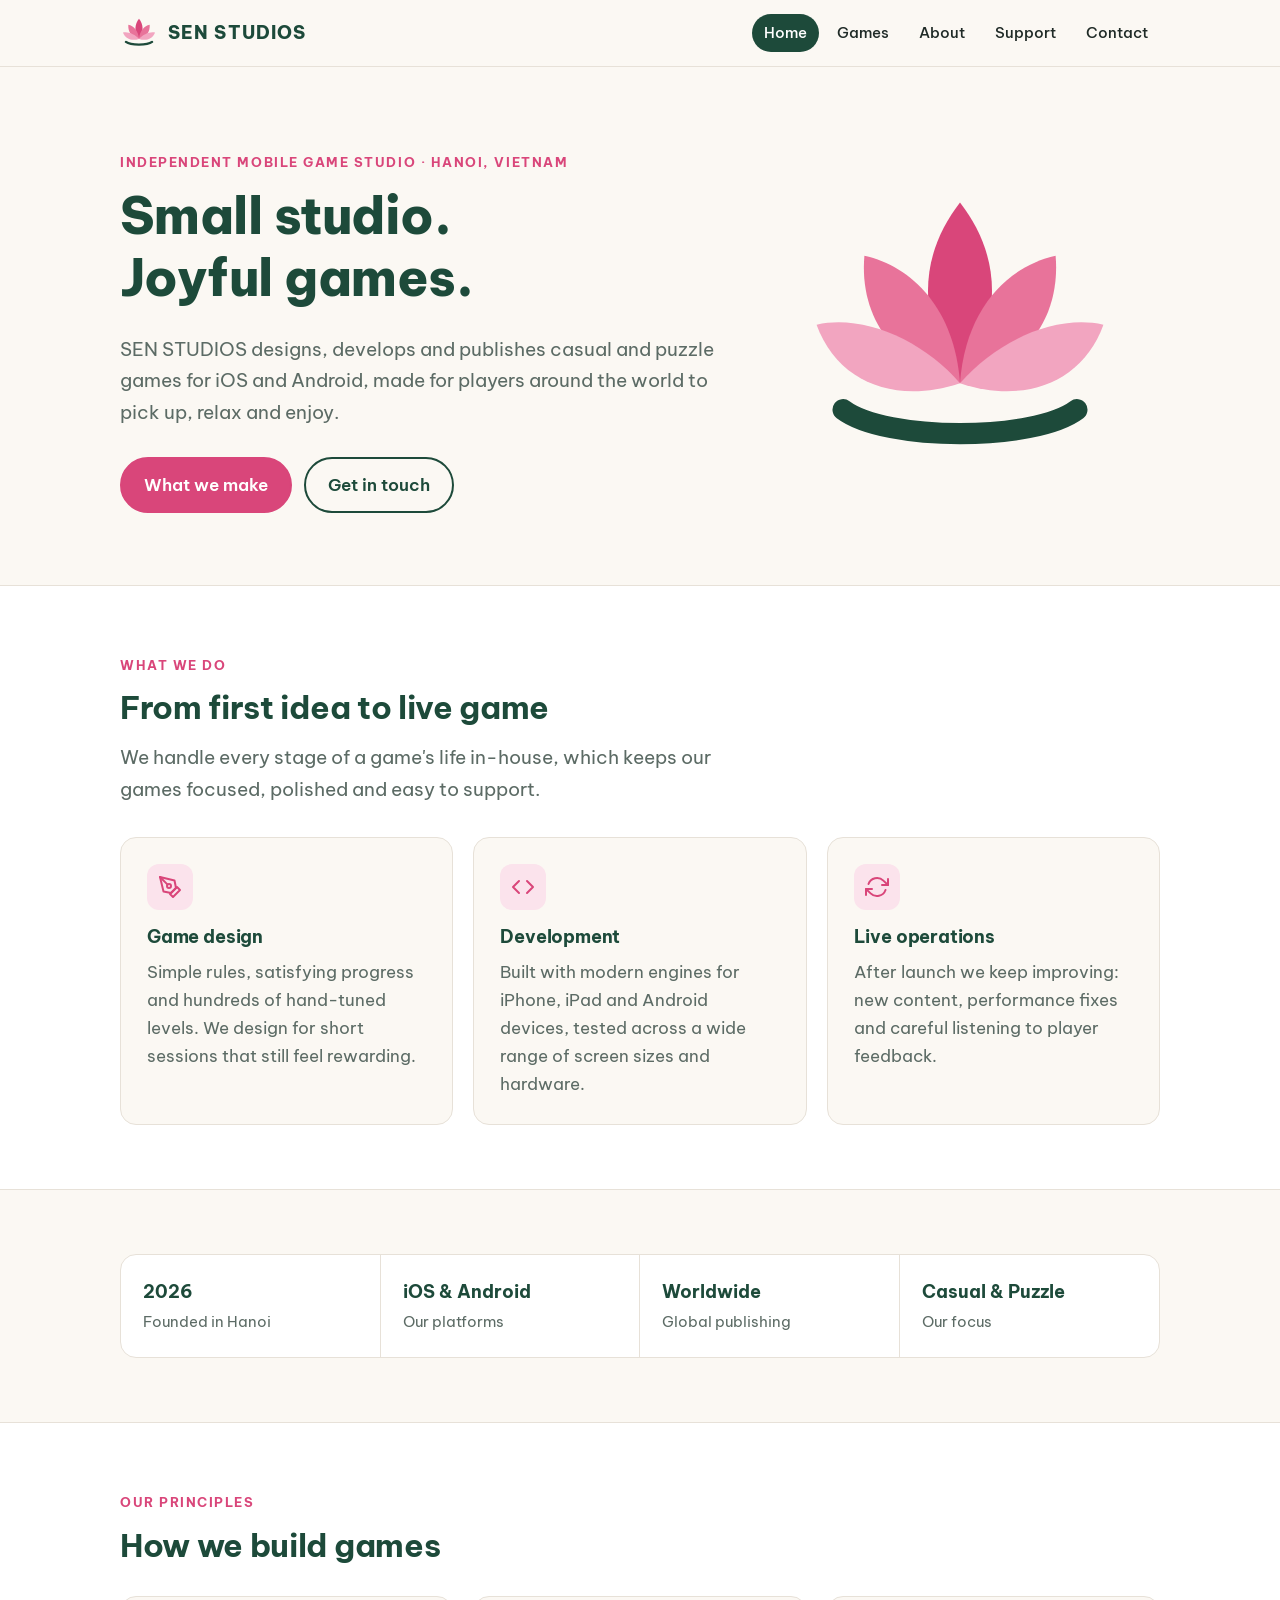
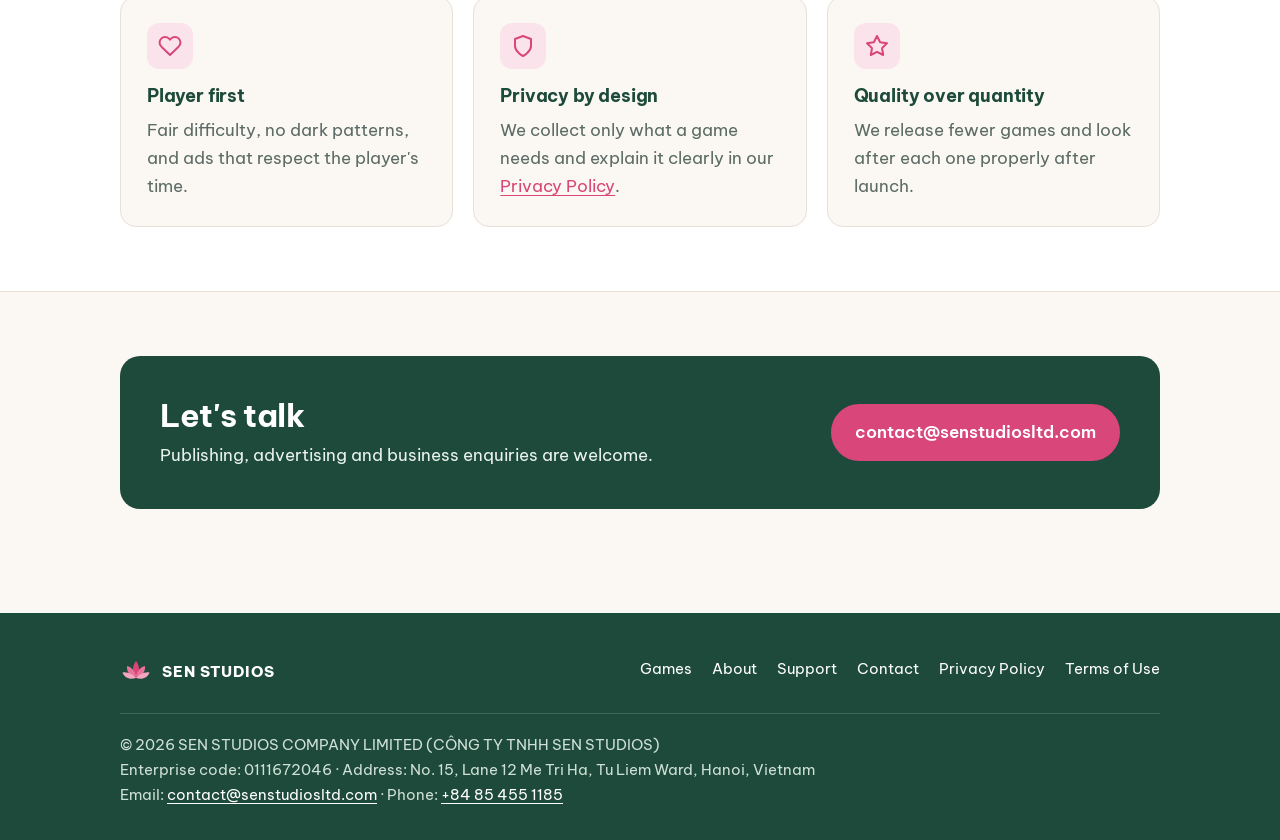
<file: index.html>
<!doctype html>
<html lang="en">
<head>
<meta charset="utf-8">
<meta name="viewport" content="width=device-width, initial-scale=1">
<title>SEN STUDIOS – Independent Mobile Game Studio</title>
<meta name="description" content="SEN STUDIOS is an independent mobile game studio in Hanoi, Vietnam, making casual and puzzle games for iOS and Android players worldwide.">
<link rel="canonical" href="https://senstudiosltd.com/">
<link rel="icon" href="/assets/favicon.svg" type="image/svg+xml">
<meta property="og:title" content="SEN STUDIOS – Independent Mobile Game Studio">
<meta property="og:description" content="SEN STUDIOS is an independent mobile game studio in Hanoi, Vietnam, making casual and puzzle games for iOS and Android players worldwide.">
<meta property="og:type" content="website">
<meta property="og:url" content="https://senstudiosltd.com/">
<link rel="preconnect" href="https://fonts.googleapis.com">
<link rel="preconnect" href="https://fonts.gstatic.com" crossorigin>
<link href="https://fonts.googleapis.com/css2?family=Be+Vietnam+Pro:wght@400;500;600;700;800&display=swap" rel="stylesheet">
<link rel="stylesheet" href="/assets/style.css">
</head>
<body>
<header class="site-header">
  <div class="wrap">
    <a class="brand" href="/" aria-label="SEN STUDIOS home"><svg viewBox="0 0 64 64" aria-hidden="true" xmlns="http://www.w3.org/2000/svg">
<g fill="none" stroke-linejoin="round">
<path d="M32 8c7 9 9 21 0 34-9-13-7-25 0-34z" fill="#d9467a"/>
<path d="M14 18c9 2 17 10 18 24-12-3-19-12-18-24z" fill="#e8739a"/>
<path d="M50 18c-9 2-17 10-18 24 12-3 19-12 18-24z" fill="#e8739a"/>
<path d="M5 31c9-2 20 3 27 11-12 4-23 0-27-11z" fill="#f2a5c0"/>
<path d="M59 31c-9-2-20 3-27 11 12 4 23 0 27-11z" fill="#f2a5c0"/>
<path d="M10 47c8 6 36 6 44 0" stroke="#1d4a3a" stroke-width="4" stroke-linecap="round"/>
</g></svg><span>SEN STUDIOS</span></a>
    <nav class="nav" aria-label="Main">
<a href="/" aria-current="page">Home</a>
<a href="/games/">Games</a>
<a href="/about/">About</a>
<a href="/support/">Support</a>
<a href="/contact/">Contact</a>
    </nav>
  </div>
</header>
<main>

<section class="hero">
  <div class="wrap">
    <div>
      <span class="eyebrow">Independent mobile game studio · Hanoi, Vietnam</span>
      <h1>Small studio.<br>Joyful games.</h1>
      <p class="lead">SEN STUDIOS designs, develops and publishes casual and puzzle games for iOS and Android, made for players around the world to pick up, relax and enjoy.</p>
      <div class="btns">
        <a class="btn primary" href="/games/">What we make</a>
        <a class="btn ghost" href="/contact/">Get in touch</a>
      </div>
    </div>
    <div class="hero-art"><svg viewBox="0 0 64 64" aria-hidden="true" xmlns="http://www.w3.org/2000/svg">
<g fill="none" stroke-linejoin="round">
<path d="M32 8c7 9 9 21 0 34-9-13-7-25 0-34z" fill="#d9467a"/>
<path d="M14 18c9 2 17 10 18 24-12-3-19-12-18-24z" fill="#e8739a"/>
<path d="M50 18c-9 2-17 10-18 24 12-3 19-12 18-24z" fill="#e8739a"/>
<path d="M5 31c9-2 20 3 27 11-12 4-23 0-27-11z" fill="#f2a5c0"/>
<path d="M59 31c-9-2-20 3-27 11 12 4 23 0 27-11z" fill="#f2a5c0"/>
<path d="M10 47c8 6 36 6 44 0" stroke="#1d4a3a" stroke-width="4" stroke-linecap="round"/>
</g></svg></div>
  </div>
</section>

<section class="section alt">
  <div class="wrap">
    <span class="eyebrow">What we do</span>
    <h2>From first idea to live game</h2>
    <p class="lead">We handle every stage of a game's life in-house, which keeps our games focused, polished and easy to support.</p>
    <div class="grid">
      <div class="card"><div class="icon"><svg viewBox="0 0 24 24" fill="none" stroke="currentColor" stroke-width="2" stroke-linecap="round" stroke-linejoin="round"><path d="M12 19l7-7 3 3-7 7-3-3z"/><path d="M18 13l-1.5-7.5L2 2l3.5 14.5L13 18l5-5z"/><path d="M2 2l7.6 7.6"/><circle cx="11" cy="11" r="2"/></svg></div><h3>Game design</h3><p>Simple rules, satisfying progress and hundreds of hand-tuned levels. We design for short sessions that still feel rewarding.</p></div>
      <div class="card"><div class="icon"><svg viewBox="0 0 24 24" fill="none" stroke="currentColor" stroke-width="2" stroke-linecap="round" stroke-linejoin="round"><polyline points="16 18 22 12 16 6"/><polyline points="8 6 2 12 8 18"/></svg></div><h3>Development</h3><p>Built with modern engines for iPhone, iPad and Android devices, tested across a wide range of screen sizes and hardware.</p></div>
      <div class="card"><div class="icon"><svg viewBox="0 0 24 24" fill="none" stroke="currentColor" stroke-width="2" stroke-linecap="round" stroke-linejoin="round"><polyline points="23 4 23 10 17 10"/><polyline points="1 20 1 14 7 14"/><path d="M3.5 9a9 9 0 0 1 14.9-3.4L23 10M1 14l4.6 4.4A9 9 0 0 0 20.5 15"/></svg></div><h3>Live operations</h3><p>After launch we keep improving: new content, performance fixes and careful listening to player feedback.</p></div>
    </div>
  </div>
</section>

<section class="section">
  <div class="wrap">
    <div class="facts">
      <div class="fact"><b>2026</b><span>Founded in Hanoi</span></div>
      <div class="fact"><b>iOS &amp; Android</b><span>Our platforms</span></div>
      <div class="fact"><b>Worldwide</b><span>Global publishing</span></div>
      <div class="fact"><b>Casual &amp; Puzzle</b><span>Our focus</span></div>
    </div>
  </div>
</section>

<section class="section alt">
  <div class="wrap">
    <span class="eyebrow">Our principles</span>
    <h2>How we build games</h2>
    <div class="grid">
      <div class="card"><div class="icon"><svg viewBox="0 0 24 24" fill="none" stroke="currentColor" stroke-width="2" stroke-linecap="round" stroke-linejoin="round"><path d="M20.8 4.6a5.5 5.5 0 0 0-7.8 0L12 5.7l-1-1.1a5.5 5.5 0 0 0-7.8 7.8l1 1.1L12 21l7.8-7.5 1-1.1a5.5 5.5 0 0 0 0-7.8z"/></svg></div><h3>Player first</h3><p>Fair difficulty, no dark patterns, and ads that respect the player's time.</p></div>
      <div class="card"><div class="icon"><svg viewBox="0 0 24 24" fill="none" stroke="currentColor" stroke-width="2" stroke-linecap="round" stroke-linejoin="round"><path d="M12 22s8-4 8-10V5l-8-3-8 3v7c0 6 8 10 8 10z"/></svg></div><h3>Privacy by design</h3><p>We collect only what a game needs and explain it clearly in our <a href='/privacy/'>Privacy Policy</a>.</p></div>
      <div class="card"><div class="icon"><svg viewBox="0 0 24 24" fill="none" stroke="currentColor" stroke-width="2" stroke-linecap="round" stroke-linejoin="round"><polygon points="12 2 15.1 8.3 22 9.3 17 14.1 18.2 21 12 17.8 5.8 21 7 14.1 2 9.3 8.9 8.3 12 2"/></svg></div><h3>Quality over quantity</h3><p>We release fewer games and look after each one properly after launch.</p></div>
    </div>
  </div>
</section>

<section class="section">
  <div class="wrap">
    <div class="callout">
      <div>
        <h2>Let's talk</h2>
        <p>Publishing, advertising and business enquiries are welcome.</p>
      </div>
      <a class="btn primary" href="mailto:contact@senstudiosltd.com">contact@senstudiosltd.com</a>
    </div>
  </div>
</section>

</main>
<footer class="site-footer">
  <div class="wrap">
    <div class="footer-top">
      <div class="footer-brand"><svg viewBox="0 0 64 64" aria-hidden="true" xmlns="http://www.w3.org/2000/svg">
<g fill="none" stroke-linejoin="round">
<path d="M32 8c7 9 9 21 0 34-9-13-7-25 0-34z" fill="#d9467a"/>
<path d="M14 18c9 2 17 10 18 24-12-3-19-12-18-24z" fill="#e8739a"/>
<path d="M50 18c-9 2-17 10-18 24 12-3 19-12 18-24z" fill="#e8739a"/>
<path d="M5 31c9-2 20 3 27 11-12 4-23 0-27-11z" fill="#f2a5c0"/>
<path d="M59 31c-9-2-20 3-27 11 12 4 23 0 27-11z" fill="#f2a5c0"/>
<path d="M10 47c8 6 36 6 44 0" stroke="#1d4a3a" stroke-width="4" stroke-linecap="round"/>
</g></svg><span>SEN STUDIOS</span></div>
      <div class="footer-links">
        <a href="/games/">Games</a><a href="/about/">About</a><a href="/support/">Support</a><a href="/contact/">Contact</a>
        <a href="/privacy/">Privacy Policy</a><a href="/terms/">Terms of Use</a>
      </div>
    </div>
    <div class="legal-line">
      © 2026 SEN STUDIOS COMPANY LIMITED (CÔNG TY TNHH SEN STUDIOS)<br>
      Enterprise code: 0111672046 · Address: No. 15, Lane 12 Me Tri Ha, Tu Liem Ward, Hanoi, Vietnam<br>
      Email: <a href="mailto:contact@senstudiosltd.com">contact@senstudiosltd.com</a> · Phone: <a href="tel:+84854551185">+84 85 455 1185</a>
    </div>
  </div>
</footer>
</body>
</html>
</file>
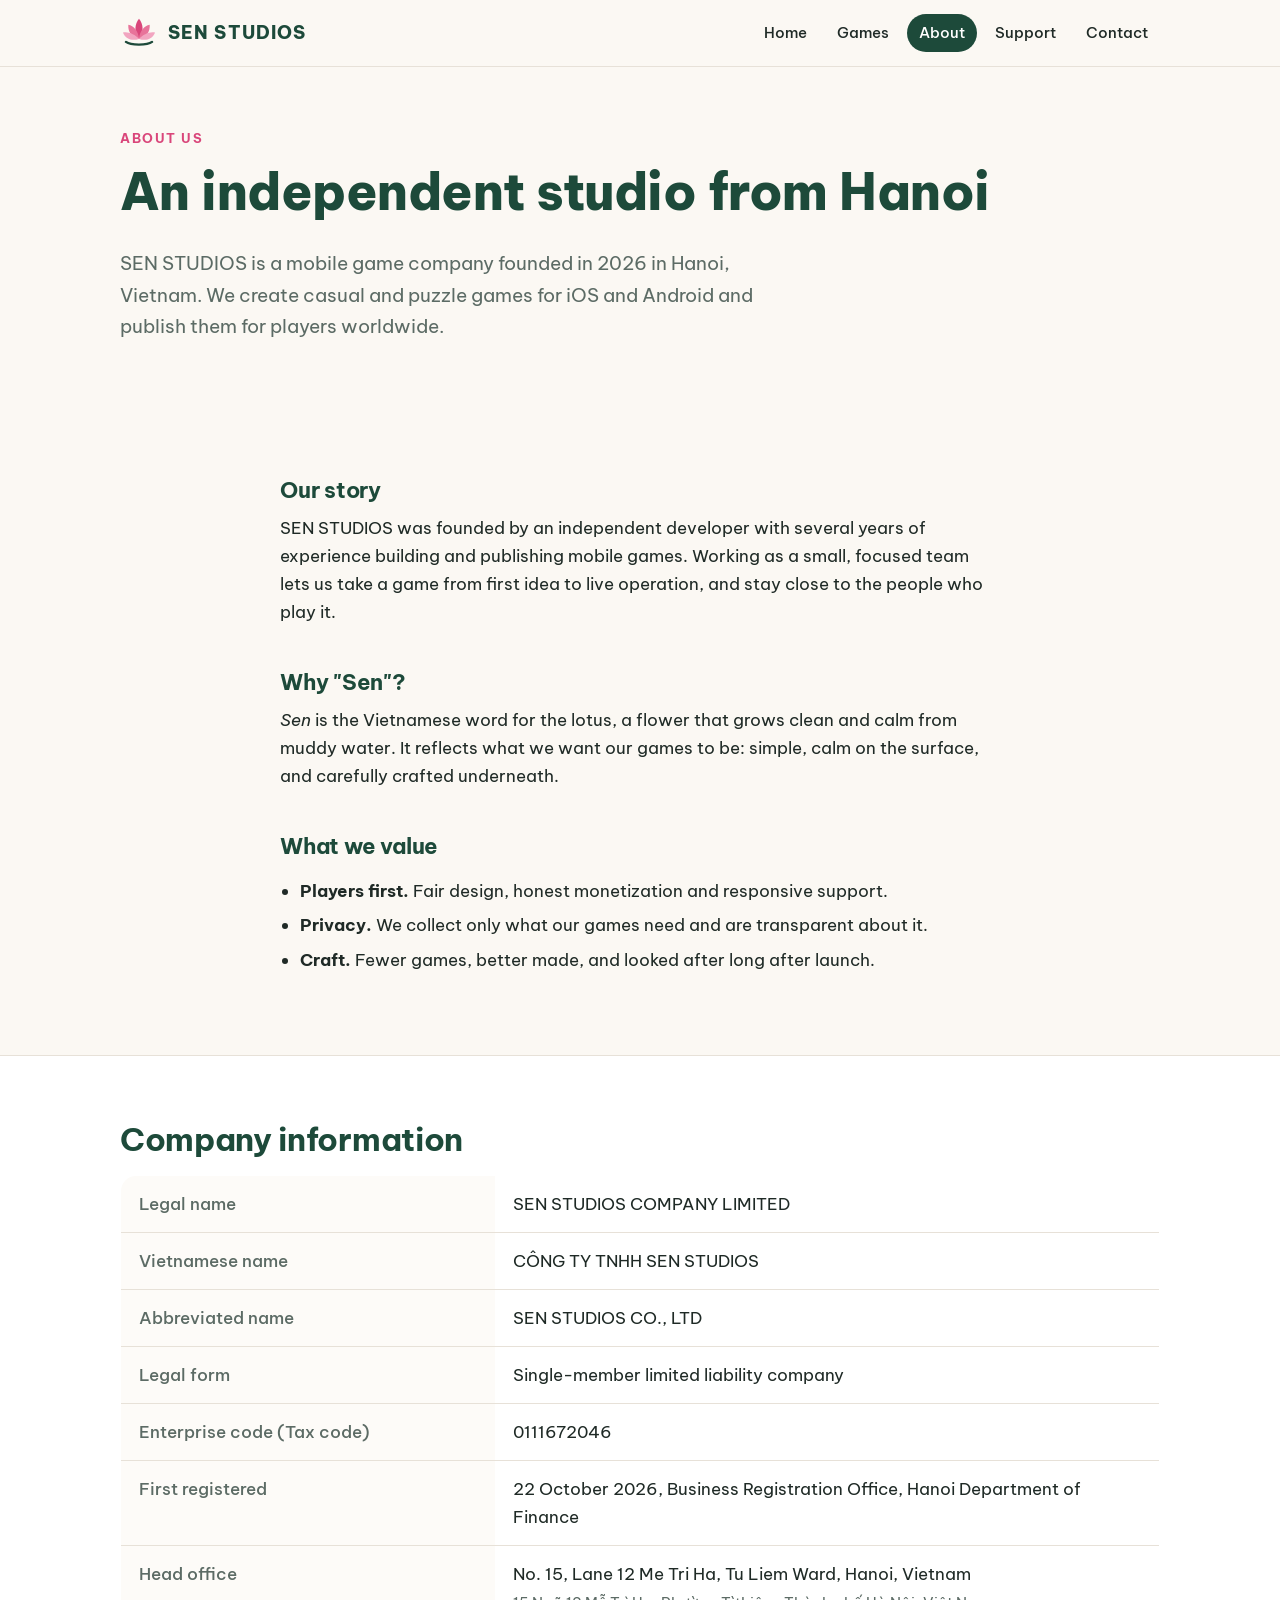
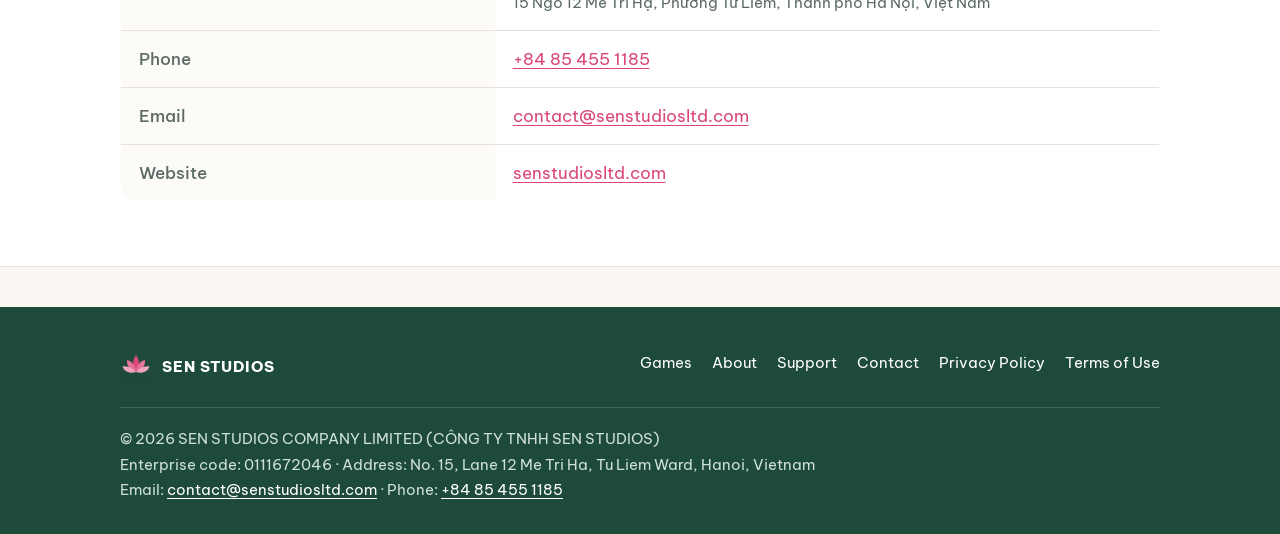
<file: about/index.html>
<!doctype html>
<html lang="en">
<head>
<meta charset="utf-8">
<meta name="viewport" content="width=device-width, initial-scale=1">
<title>SEN STUDIOS – About</title>
<meta name="description" content="About SEN STUDIOS COMPANY LIMITED, an independent mobile game studio in Hanoi, Vietnam.">
<link rel="canonical" href="https://senstudiosltd.com/about/">
<link rel="icon" href="/assets/favicon.svg" type="image/svg+xml">
<meta property="og:title" content="SEN STUDIOS – About">
<meta property="og:description" content="About SEN STUDIOS COMPANY LIMITED, an independent mobile game studio in Hanoi, Vietnam.">
<meta property="og:type" content="website">
<meta property="og:url" content="https://senstudiosltd.com/about/">
<link rel="preconnect" href="https://fonts.googleapis.com">
<link rel="preconnect" href="https://fonts.gstatic.com" crossorigin>
<link href="https://fonts.googleapis.com/css2?family=Be+Vietnam+Pro:wght@400;500;600;700;800&display=swap" rel="stylesheet">
<link rel="stylesheet" href="/assets/style.css">
</head>
<body>
<header class="site-header">
  <div class="wrap">
    <a class="brand" href="/" aria-label="SEN STUDIOS home"><svg viewBox="0 0 64 64" aria-hidden="true" xmlns="http://www.w3.org/2000/svg">
<g fill="none" stroke-linejoin="round">
<path d="M32 8c7 9 9 21 0 34-9-13-7-25 0-34z" fill="#d9467a"/>
<path d="M14 18c9 2 17 10 18 24-12-3-19-12-18-24z" fill="#e8739a"/>
<path d="M50 18c-9 2-17 10-18 24 12-3 19-12 18-24z" fill="#e8739a"/>
<path d="M5 31c9-2 20 3 27 11-12 4-23 0-27-11z" fill="#f2a5c0"/>
<path d="M59 31c-9-2-20 3-27 11 12 4 23 0 27-11z" fill="#f2a5c0"/>
<path d="M10 47c8 6 36 6 44 0" stroke="#1d4a3a" stroke-width="4" stroke-linecap="round"/>
</g></svg><span>SEN STUDIOS</span></a>
    <nav class="nav" aria-label="Main">
<a href="/">Home</a>
<a href="/games/">Games</a>
<a href="/about/" aria-current="page">About</a>
<a href="/support/">Support</a>
<a href="/contact/">Contact</a>
    </nav>
  </div>
</header>
<main>

<section class="page-head">
  <div class="wrap">
    <span class="eyebrow">About us</span>
    <h1>An independent studio from Hanoi</h1>
    <p class="lead">SEN STUDIOS is a mobile game company founded in 2026 in Hanoi, Vietnam. We create casual and puzzle games for iOS and Android and publish them for players worldwide.</p>
  </div>
</section>

<section class="section">
  <div class="wrap prose">
    <h2>Our story</h2>
    <p>SEN STUDIOS was founded by an independent developer with several years of experience building and publishing mobile games. Working as a small, focused team lets us take a game from first idea to live operation, and stay close to the people who play it.</p>
    <h2>Why "Sen"?</h2>
    <p><em>Sen</em> is the Vietnamese word for the lotus, a flower that grows clean and calm from muddy water. It reflects what we want our games to be: simple, calm on the surface, and carefully crafted underneath.</p>
    <h2>What we value</h2>
    <ul>
      <li><b>Players first.</b> Fair design, honest monetization and responsive support.</li>
      <li><b>Privacy.</b> We collect only what our games need and are transparent about it.</li>
      <li><b>Craft.</b> Fewer games, better made, and looked after long after launch.</li>
    </ul>
  </div>
</section>

<section class="section alt">
  <div class="wrap">
    <h2>Company information</h2>
    <table class="info">
      <tr><th>Legal name</th><td>SEN STUDIOS COMPANY LIMITED</td></tr>
      <tr><th>Vietnamese name</th><td>CÔNG TY TNHH SEN STUDIOS</td></tr>
      <tr><th>Abbreviated name</th><td>SEN STUDIOS CO., LTD</td></tr>
      <tr><th>Legal form</th><td>Single-member limited liability company</td></tr>
      <tr><th>Enterprise code (Tax code)</th><td>0111672046</td></tr>
      <tr><th>First registered</th><td>22 October 2026, Business Registration Office, Hanoi Department of Finance</td></tr>
      <tr><th>Head office</th><td>No. 15, Lane 12 Me Tri Ha, Tu Liem Ward, Hanoi, Vietnam<br><span class="updated">15 Ngõ 12 Mễ Trì Hạ, Phường Từ Liêm, Thành phố Hà Nội, Việt Nam</span></td></tr>
      <tr><th>Phone</th><td><a href="tel:+84854551185">+84 85 455 1185</a></td></tr>
      <tr><th>Email</th><td><a href="mailto:contact@senstudiosltd.com">contact@senstudiosltd.com</a></td></tr>
      <tr><th>Website</th><td><a href="https://senstudiosltd.com">senstudiosltd.com</a></td></tr>
    </table>
  </div>
</section>

</main>
<footer class="site-footer">
  <div class="wrap">
    <div class="footer-top">
      <div class="footer-brand"><svg viewBox="0 0 64 64" aria-hidden="true" xmlns="http://www.w3.org/2000/svg">
<g fill="none" stroke-linejoin="round">
<path d="M32 8c7 9 9 21 0 34-9-13-7-25 0-34z" fill="#d9467a"/>
<path d="M14 18c9 2 17 10 18 24-12-3-19-12-18-24z" fill="#e8739a"/>
<path d="M50 18c-9 2-17 10-18 24 12-3 19-12 18-24z" fill="#e8739a"/>
<path d="M5 31c9-2 20 3 27 11-12 4-23 0-27-11z" fill="#f2a5c0"/>
<path d="M59 31c-9-2-20 3-27 11 12 4 23 0 27-11z" fill="#f2a5c0"/>
<path d="M10 47c8 6 36 6 44 0" stroke="#1d4a3a" stroke-width="4" stroke-linecap="round"/>
</g></svg><span>SEN STUDIOS</span></div>
      <div class="footer-links">
        <a href="/games/">Games</a><a href="/about/">About</a><a href="/support/">Support</a><a href="/contact/">Contact</a>
        <a href="/privacy/">Privacy Policy</a><a href="/terms/">Terms of Use</a>
      </div>
    </div>
    <div class="legal-line">
      © 2026 SEN STUDIOS COMPANY LIMITED (CÔNG TY TNHH SEN STUDIOS)<br>
      Enterprise code: 0111672046 · Address: No. 15, Lane 12 Me Tri Ha, Tu Liem Ward, Hanoi, Vietnam<br>
      Email: <a href="mailto:contact@senstudiosltd.com">contact@senstudiosltd.com</a> · Phone: <a href="tel:+84854551185">+84 85 455 1185</a>
    </div>
  </div>
</footer>
</body>
</html>
</file>
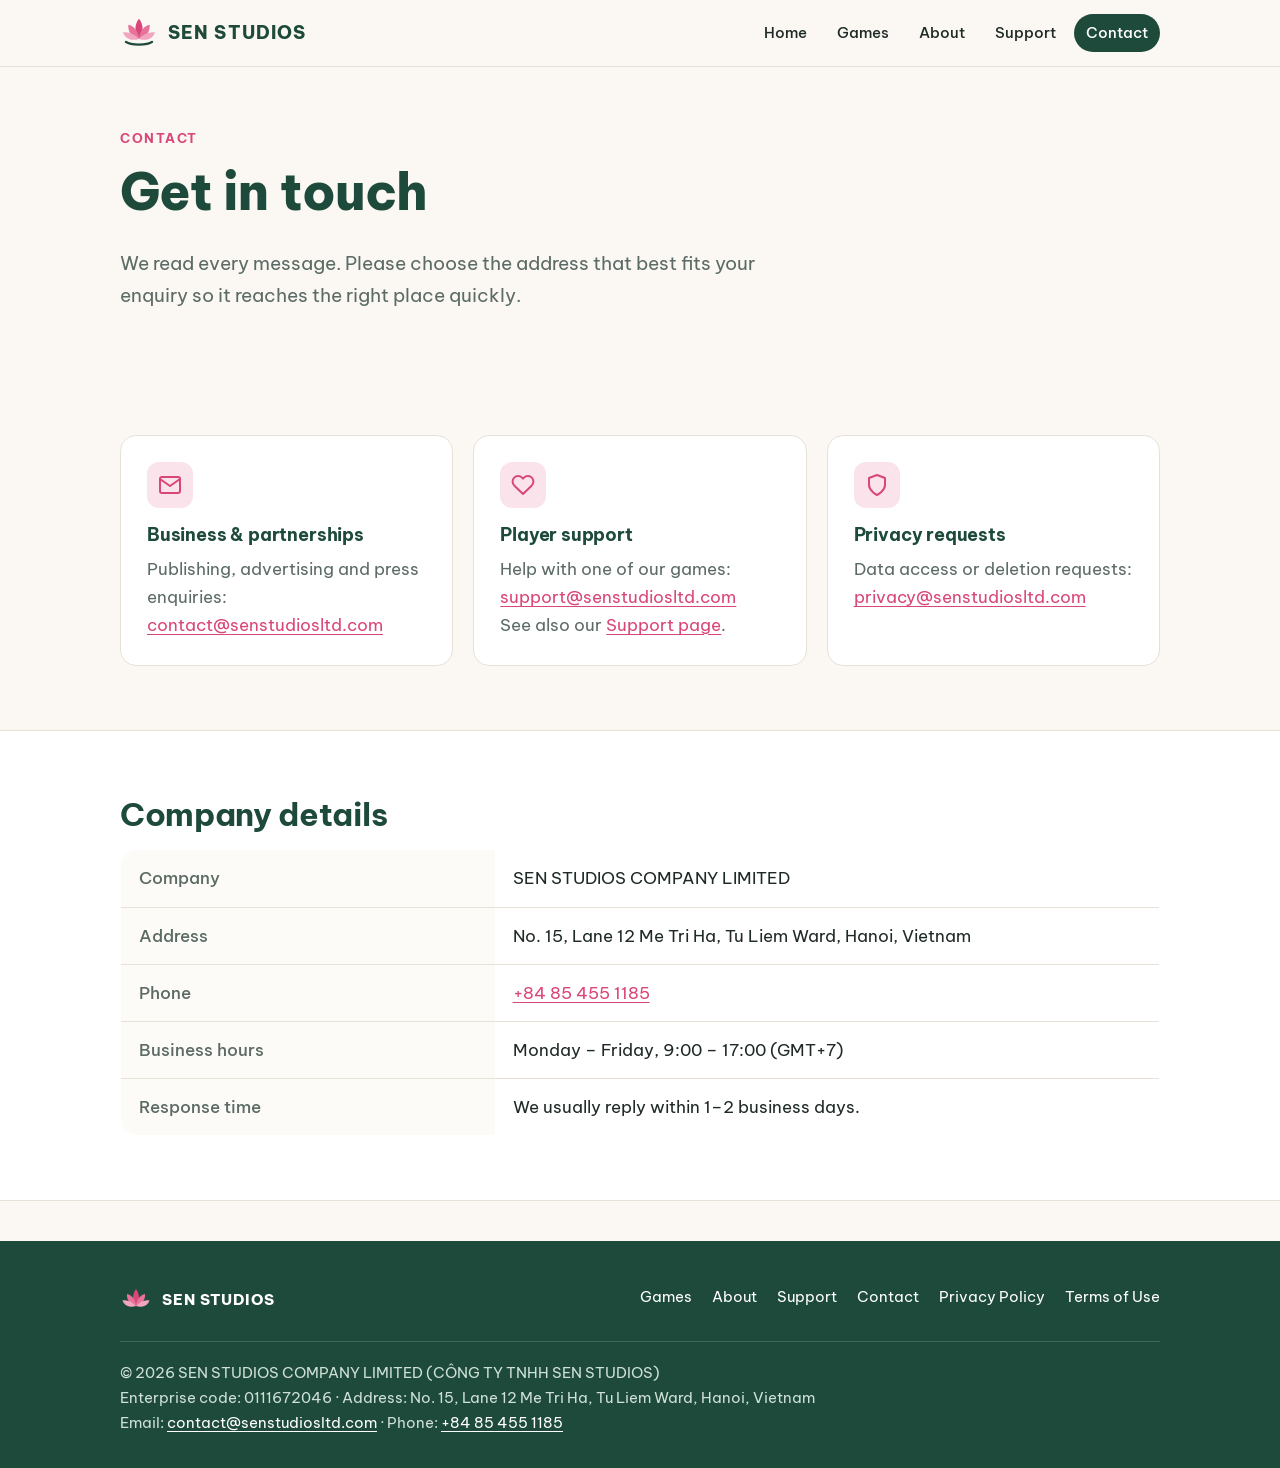
<file: contact/index.html>
<!doctype html>
<html lang="en">
<head>
<meta charset="utf-8">
<meta name="viewport" content="width=device-width, initial-scale=1">
<title>SEN STUDIOS – Contact</title>
<meta name="description" content="Contact SEN STUDIOS: business enquiries, player support and privacy requests.">
<link rel="canonical" href="https://senstudiosltd.com/contact/">
<link rel="icon" href="/assets/favicon.svg" type="image/svg+xml">
<meta property="og:title" content="SEN STUDIOS – Contact">
<meta property="og:description" content="Contact SEN STUDIOS: business enquiries, player support and privacy requests.">
<meta property="og:type" content="website">
<meta property="og:url" content="https://senstudiosltd.com/contact/">
<link rel="preconnect" href="https://fonts.googleapis.com">
<link rel="preconnect" href="https://fonts.gstatic.com" crossorigin>
<link href="https://fonts.googleapis.com/css2?family=Be+Vietnam+Pro:wght@400;500;600;700;800&display=swap" rel="stylesheet">
<link rel="stylesheet" href="/assets/style.css">
</head>
<body>
<header class="site-header">
  <div class="wrap">
    <a class="brand" href="/" aria-label="SEN STUDIOS home"><svg viewBox="0 0 64 64" aria-hidden="true" xmlns="http://www.w3.org/2000/svg">
<g fill="none" stroke-linejoin="round">
<path d="M32 8c7 9 9 21 0 34-9-13-7-25 0-34z" fill="#d9467a"/>
<path d="M14 18c9 2 17 10 18 24-12-3-19-12-18-24z" fill="#e8739a"/>
<path d="M50 18c-9 2-17 10-18 24 12-3 19-12 18-24z" fill="#e8739a"/>
<path d="M5 31c9-2 20 3 27 11-12 4-23 0-27-11z" fill="#f2a5c0"/>
<path d="M59 31c-9-2-20 3-27 11 12 4 23 0 27-11z" fill="#f2a5c0"/>
<path d="M10 47c8 6 36 6 44 0" stroke="#1d4a3a" stroke-width="4" stroke-linecap="round"/>
</g></svg><span>SEN STUDIOS</span></a>
    <nav class="nav" aria-label="Main">
<a href="/">Home</a>
<a href="/games/">Games</a>
<a href="/about/">About</a>
<a href="/support/">Support</a>
<a href="/contact/" aria-current="page">Contact</a>
    </nav>
  </div>
</header>
<main>

<section class="page-head">
  <div class="wrap">
    <span class="eyebrow">Contact</span>
    <h1>Get in touch</h1>
    <p class="lead">We read every message. Please choose the address that best fits your enquiry so it reaches the right place quickly.</p>
  </div>
</section>

<section class="section">
  <div class="wrap">
    <div class="grid">
      <div class="card"><div class="icon"><svg viewBox="0 0 24 24" fill="none" stroke="currentColor" stroke-width="2" stroke-linecap="round" stroke-linejoin="round"><rect x="2" y="4" width="20" height="16" rx="2"/><polyline points="22 6 12 13 2 6"/></svg></div><h3>Business &amp; partnerships</h3><p>Publishing, advertising and press enquiries:<br><a href="mailto:contact@senstudiosltd.com">contact@senstudiosltd.com</a></p></div>
      <div class="card"><div class="icon"><svg viewBox="0 0 24 24" fill="none" stroke="currentColor" stroke-width="2" stroke-linecap="round" stroke-linejoin="round"><path d="M20.8 4.6a5.5 5.5 0 0 0-7.8 0L12 5.7l-1-1.1a5.5 5.5 0 0 0-7.8 7.8l1 1.1L12 21l7.8-7.5 1-1.1a5.5 5.5 0 0 0 0-7.8z"/></svg></div><h3>Player support</h3><p>Help with one of our games:<br><a href="mailto:support@senstudiosltd.com">support@senstudiosltd.com</a><br>See also our <a href="/support/">Support page</a>.</p></div>
      <div class="card"><div class="icon"><svg viewBox="0 0 24 24" fill="none" stroke="currentColor" stroke-width="2" stroke-linecap="round" stroke-linejoin="round"><path d="M12 22s8-4 8-10V5l-8-3-8 3v7c0 6 8 10 8 10z"/></svg></div><h3>Privacy requests</h3><p>Data access or deletion requests:<br><a href="mailto:privacy@senstudiosltd.com">privacy@senstudiosltd.com</a></p></div>
    </div>
  </div>
</section>

<section class="section alt">
  <div class="wrap">
    <h2>Company details</h2>
    <table class="info">
      <tr><th>Company</th><td>SEN STUDIOS COMPANY LIMITED</td></tr>
      <tr><th>Address</th><td>No. 15, Lane 12 Me Tri Ha, Tu Liem Ward, Hanoi, Vietnam</td></tr>
      <tr><th>Phone</th><td><a href="tel:+84854551185">+84 85 455 1185</a></td></tr>
      <tr><th>Business hours</th><td>Monday – Friday, 9:00 – 17:00 (GMT+7)</td></tr>
      <tr><th>Response time</th><td>We usually reply within 1–2 business days.</td></tr>
    </table>
  </div>
</section>

</main>
<footer class="site-footer">
  <div class="wrap">
    <div class="footer-top">
      <div class="footer-brand"><svg viewBox="0 0 64 64" aria-hidden="true" xmlns="http://www.w3.org/2000/svg">
<g fill="none" stroke-linejoin="round">
<path d="M32 8c7 9 9 21 0 34-9-13-7-25 0-34z" fill="#d9467a"/>
<path d="M14 18c9 2 17 10 18 24-12-3-19-12-18-24z" fill="#e8739a"/>
<path d="M50 18c-9 2-17 10-18 24 12-3 19-12 18-24z" fill="#e8739a"/>
<path d="M5 31c9-2 20 3 27 11-12 4-23 0-27-11z" fill="#f2a5c0"/>
<path d="M59 31c-9-2-20 3-27 11 12 4 23 0 27-11z" fill="#f2a5c0"/>
<path d="M10 47c8 6 36 6 44 0" stroke="#1d4a3a" stroke-width="4" stroke-linecap="round"/>
</g></svg><span>SEN STUDIOS</span></div>
      <div class="footer-links">
        <a href="/games/">Games</a><a href="/about/">About</a><a href="/support/">Support</a><a href="/contact/">Contact</a>
        <a href="/privacy/">Privacy Policy</a><a href="/terms/">Terms of Use</a>
      </div>
    </div>
    <div class="legal-line">
      © 2026 SEN STUDIOS COMPANY LIMITED (CÔNG TY TNHH SEN STUDIOS)<br>
      Enterprise code: 0111672046 · Address: No. 15, Lane 12 Me Tri Ha, Tu Liem Ward, Hanoi, Vietnam<br>
      Email: <a href="mailto:contact@senstudiosltd.com">contact@senstudiosltd.com</a> · Phone: <a href="tel:+84854551185">+84 85 455 1185</a>
    </div>
  </div>
</footer>
</body>
</html>
</file>
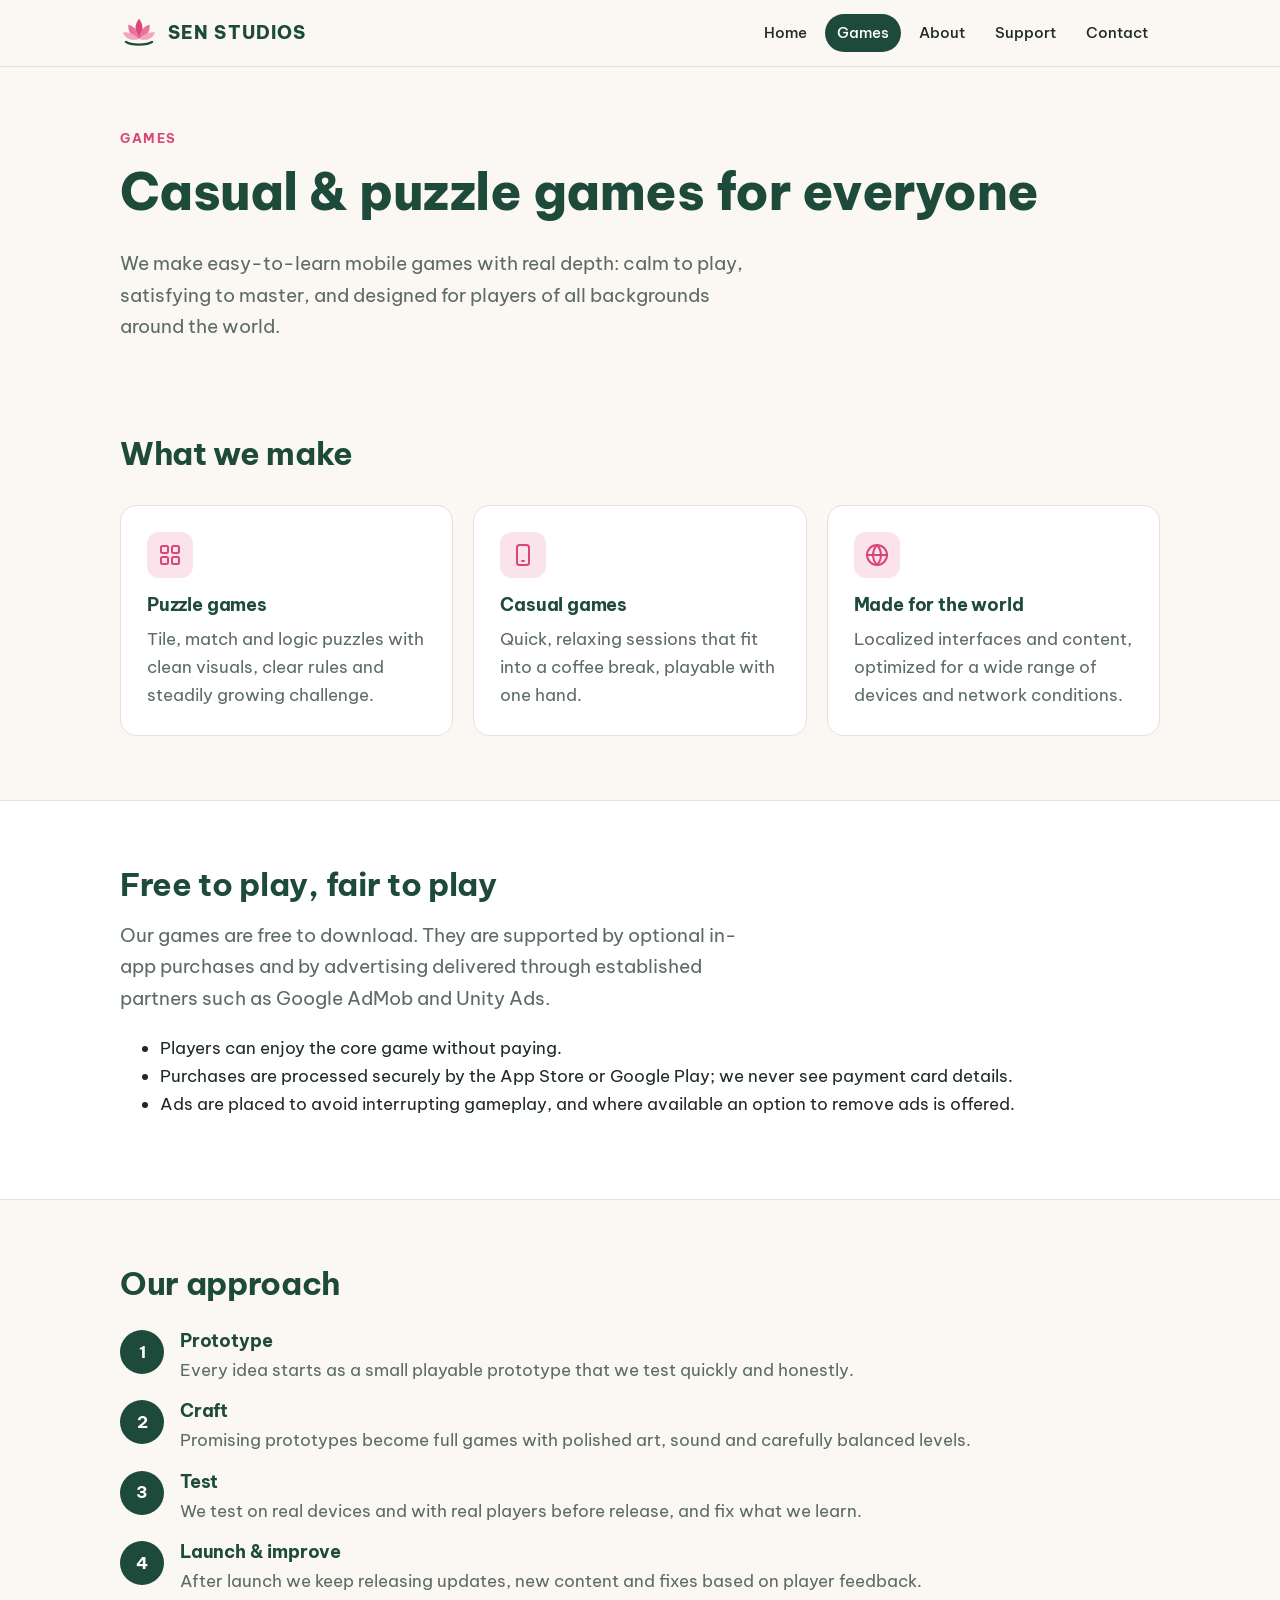
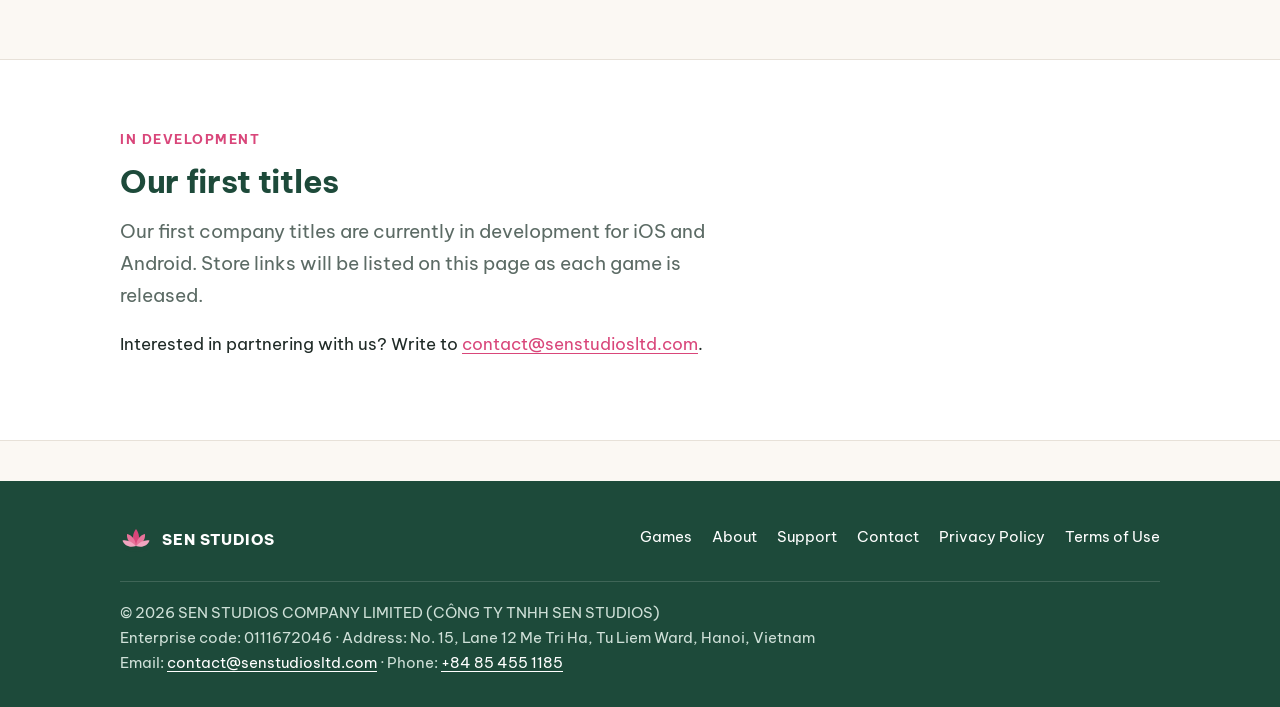
<file: games/index.html>
<!doctype html>
<html lang="en">
<head>
<meta charset="utf-8">
<meta name="viewport" content="width=device-width, initial-scale=1">
<title>SEN STUDIOS – Games</title>
<meta name="description" content="Casual and puzzle mobile games for iOS and Android by SEN STUDIOS.">
<link rel="canonical" href="https://senstudiosltd.com/games/">
<link rel="icon" href="/assets/favicon.svg" type="image/svg+xml">
<meta property="og:title" content="SEN STUDIOS – Games">
<meta property="og:description" content="Casual and puzzle mobile games for iOS and Android by SEN STUDIOS.">
<meta property="og:type" content="website">
<meta property="og:url" content="https://senstudiosltd.com/games/">
<link rel="preconnect" href="https://fonts.googleapis.com">
<link rel="preconnect" href="https://fonts.gstatic.com" crossorigin>
<link href="https://fonts.googleapis.com/css2?family=Be+Vietnam+Pro:wght@400;500;600;700;800&display=swap" rel="stylesheet">
<link rel="stylesheet" href="/assets/style.css">
</head>
<body>
<header class="site-header">
  <div class="wrap">
    <a class="brand" href="/" aria-label="SEN STUDIOS home"><svg viewBox="0 0 64 64" aria-hidden="true" xmlns="http://www.w3.org/2000/svg">
<g fill="none" stroke-linejoin="round">
<path d="M32 8c7 9 9 21 0 34-9-13-7-25 0-34z" fill="#d9467a"/>
<path d="M14 18c9 2 17 10 18 24-12-3-19-12-18-24z" fill="#e8739a"/>
<path d="M50 18c-9 2-17 10-18 24 12-3 19-12 18-24z" fill="#e8739a"/>
<path d="M5 31c9-2 20 3 27 11-12 4-23 0-27-11z" fill="#f2a5c0"/>
<path d="M59 31c-9-2-20 3-27 11 12 4 23 0 27-11z" fill="#f2a5c0"/>
<path d="M10 47c8 6 36 6 44 0" stroke="#1d4a3a" stroke-width="4" stroke-linecap="round"/>
</g></svg><span>SEN STUDIOS</span></a>
    <nav class="nav" aria-label="Main">
<a href="/">Home</a>
<a href="/games/" aria-current="page">Games</a>
<a href="/about/">About</a>
<a href="/support/">Support</a>
<a href="/contact/">Contact</a>
    </nav>
  </div>
</header>
<main>

<section class="page-head">
  <div class="wrap">
    <span class="eyebrow">Games</span>
    <h1>Casual &amp; puzzle games for everyone</h1>
    <p class="lead">We make easy-to-learn mobile games with real depth: calm to play, satisfying to master, and designed for players of all backgrounds around the world.</p>
  </div>
</section>

<section class="section">
  <div class="wrap">
    <h2>What we make</h2>
    <div class="grid">
      <div class="card"><div class="icon"><svg viewBox="0 0 24 24" fill="none" stroke="currentColor" stroke-width="2" stroke-linecap="round" stroke-linejoin="round"><rect x="3" y="3" width="7" height="7" rx="1.5"/><rect x="14" y="3" width="7" height="7" rx="1.5"/><rect x="3" y="14" width="7" height="7" rx="1.5"/><rect x="14" y="14" width="7" height="7" rx="1.5"/></svg></div><h3>Puzzle games</h3><p>Tile, match and logic puzzles with clean visuals, clear rules and steadily growing challenge.</p></div>
      <div class="card"><div class="icon"><svg viewBox="0 0 24 24" fill="none" stroke="currentColor" stroke-width="2" stroke-linecap="round" stroke-linejoin="round"><rect x="6" y="2" width="12" height="20" rx="2.5"/><line x1="11" y1="18" x2="13" y2="18"/></svg></div><h3>Casual games</h3><p>Quick, relaxing sessions that fit into a coffee break, playable with one hand.</p></div>
      <div class="card"><div class="icon"><svg viewBox="0 0 24 24" fill="none" stroke="currentColor" stroke-width="2" stroke-linecap="round" stroke-linejoin="round"><circle cx="12" cy="12" r="10"/><line x1="2" y1="12" x2="22" y2="12"/><path d="M12 2a15.3 15.3 0 0 1 4 10 15.3 15.3 0 0 1-4 10 15.3 15.3 0 0 1-4-10 15.3 15.3 0 0 1 4-10z"/></svg></div><h3>Made for the world</h3><p>Localized interfaces and content, optimized for a wide range of devices and network conditions.</p></div>
    </div>
  </div>
</section>

<section class="section alt">
  <div class="wrap">
    <h2>Free to play, fair to play</h2>
    <p class="lead">Our games are free to download. They are supported by optional in-app purchases and by advertising delivered through established partners such as Google AdMob and Unity Ads.</p>
    <ul>
      <li>Players can enjoy the core game without paying.</li>
      <li>Purchases are processed securely by the App Store or Google Play; we never see payment card details.</li>
      <li>Ads are placed to avoid interrupting gameplay, and where available an option to remove ads is offered.</li>
    </ul>
  </div>
</section>

<section class="section">
  <div class="wrap">
    <h2>Our approach</h2>
    <div class="steps">
      <div class="step"><div><h3>Prototype</h3><p>Every idea starts as a small playable prototype that we test quickly and honestly.</p></div></div>
      <div class="step"><div><h3>Craft</h3><p>Promising prototypes become full games with polished art, sound and carefully balanced levels.</p></div></div>
      <div class="step"><div><h3>Test</h3><p>We test on real devices and with real players before release, and fix what we learn.</p></div></div>
      <div class="step"><div><h3>Launch &amp; improve</h3><p>After launch we keep releasing updates, new content and fixes based on player feedback.</p></div></div>
    </div>
  </div>
</section>

<section class="section alt">
  <div class="wrap">
    <span class="eyebrow">In development</span>
    <h2>Our first titles</h2>
    <p class="lead">Our first company titles are currently in development for iOS and Android. Store links will be listed on this page as each game is released.</p>
    <p>Interested in partnering with us? Write to <a href="mailto:contact@senstudiosltd.com">contact@senstudiosltd.com</a>.</p>
  </div>
</section>

</main>
<footer class="site-footer">
  <div class="wrap">
    <div class="footer-top">
      <div class="footer-brand"><svg viewBox="0 0 64 64" aria-hidden="true" xmlns="http://www.w3.org/2000/svg">
<g fill="none" stroke-linejoin="round">
<path d="M32 8c7 9 9 21 0 34-9-13-7-25 0-34z" fill="#d9467a"/>
<path d="M14 18c9 2 17 10 18 24-12-3-19-12-18-24z" fill="#e8739a"/>
<path d="M50 18c-9 2-17 10-18 24 12-3 19-12 18-24z" fill="#e8739a"/>
<path d="M5 31c9-2 20 3 27 11-12 4-23 0-27-11z" fill="#f2a5c0"/>
<path d="M59 31c-9-2-20 3-27 11 12 4 23 0 27-11z" fill="#f2a5c0"/>
<path d="M10 47c8 6 36 6 44 0" stroke="#1d4a3a" stroke-width="4" stroke-linecap="round"/>
</g></svg><span>SEN STUDIOS</span></div>
      <div class="footer-links">
        <a href="/games/">Games</a><a href="/about/">About</a><a href="/support/">Support</a><a href="/contact/">Contact</a>
        <a href="/privacy/">Privacy Policy</a><a href="/terms/">Terms of Use</a>
      </div>
    </div>
    <div class="legal-line">
      © 2026 SEN STUDIOS COMPANY LIMITED (CÔNG TY TNHH SEN STUDIOS)<br>
      Enterprise code: 0111672046 · Address: No. 15, Lane 12 Me Tri Ha, Tu Liem Ward, Hanoi, Vietnam<br>
      Email: <a href="mailto:contact@senstudiosltd.com">contact@senstudiosltd.com</a> · Phone: <a href="tel:+84854551185">+84 85 455 1185</a>
    </div>
  </div>
</footer>
</body>
</html>
</file>
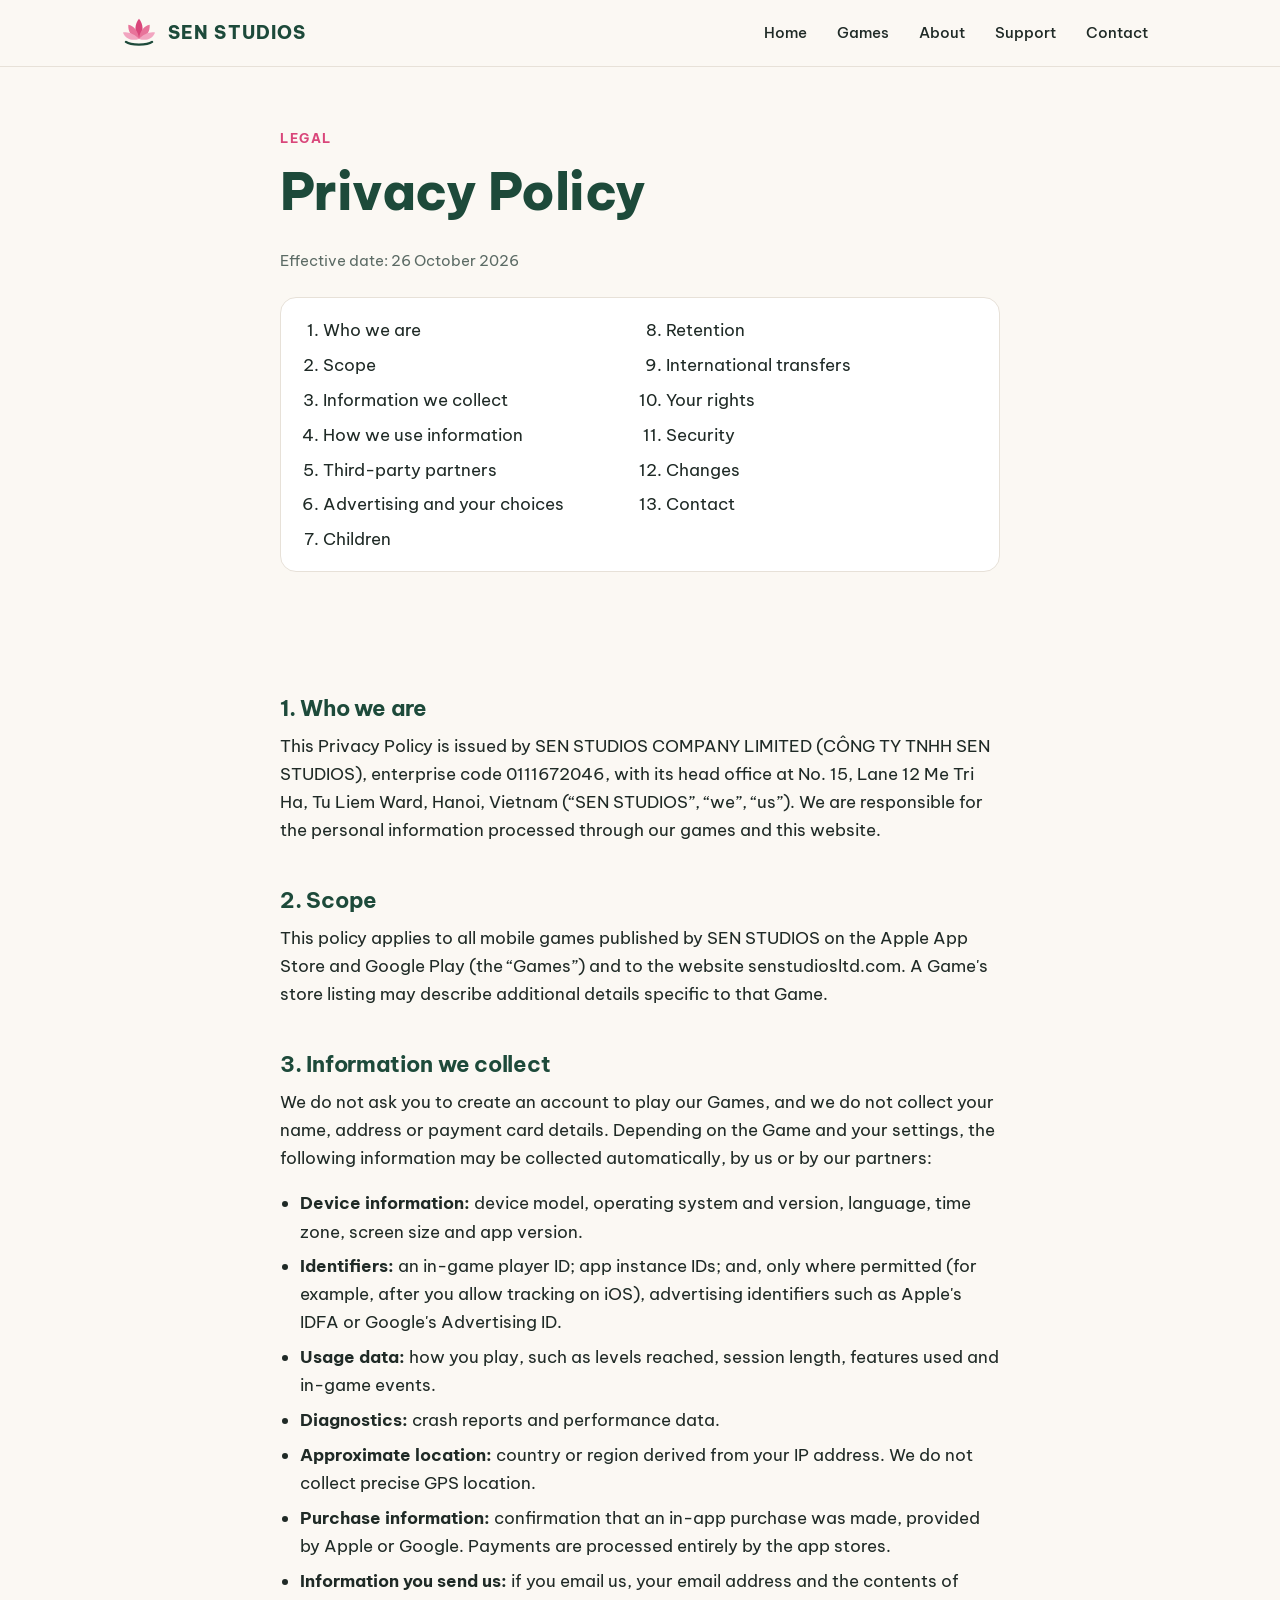
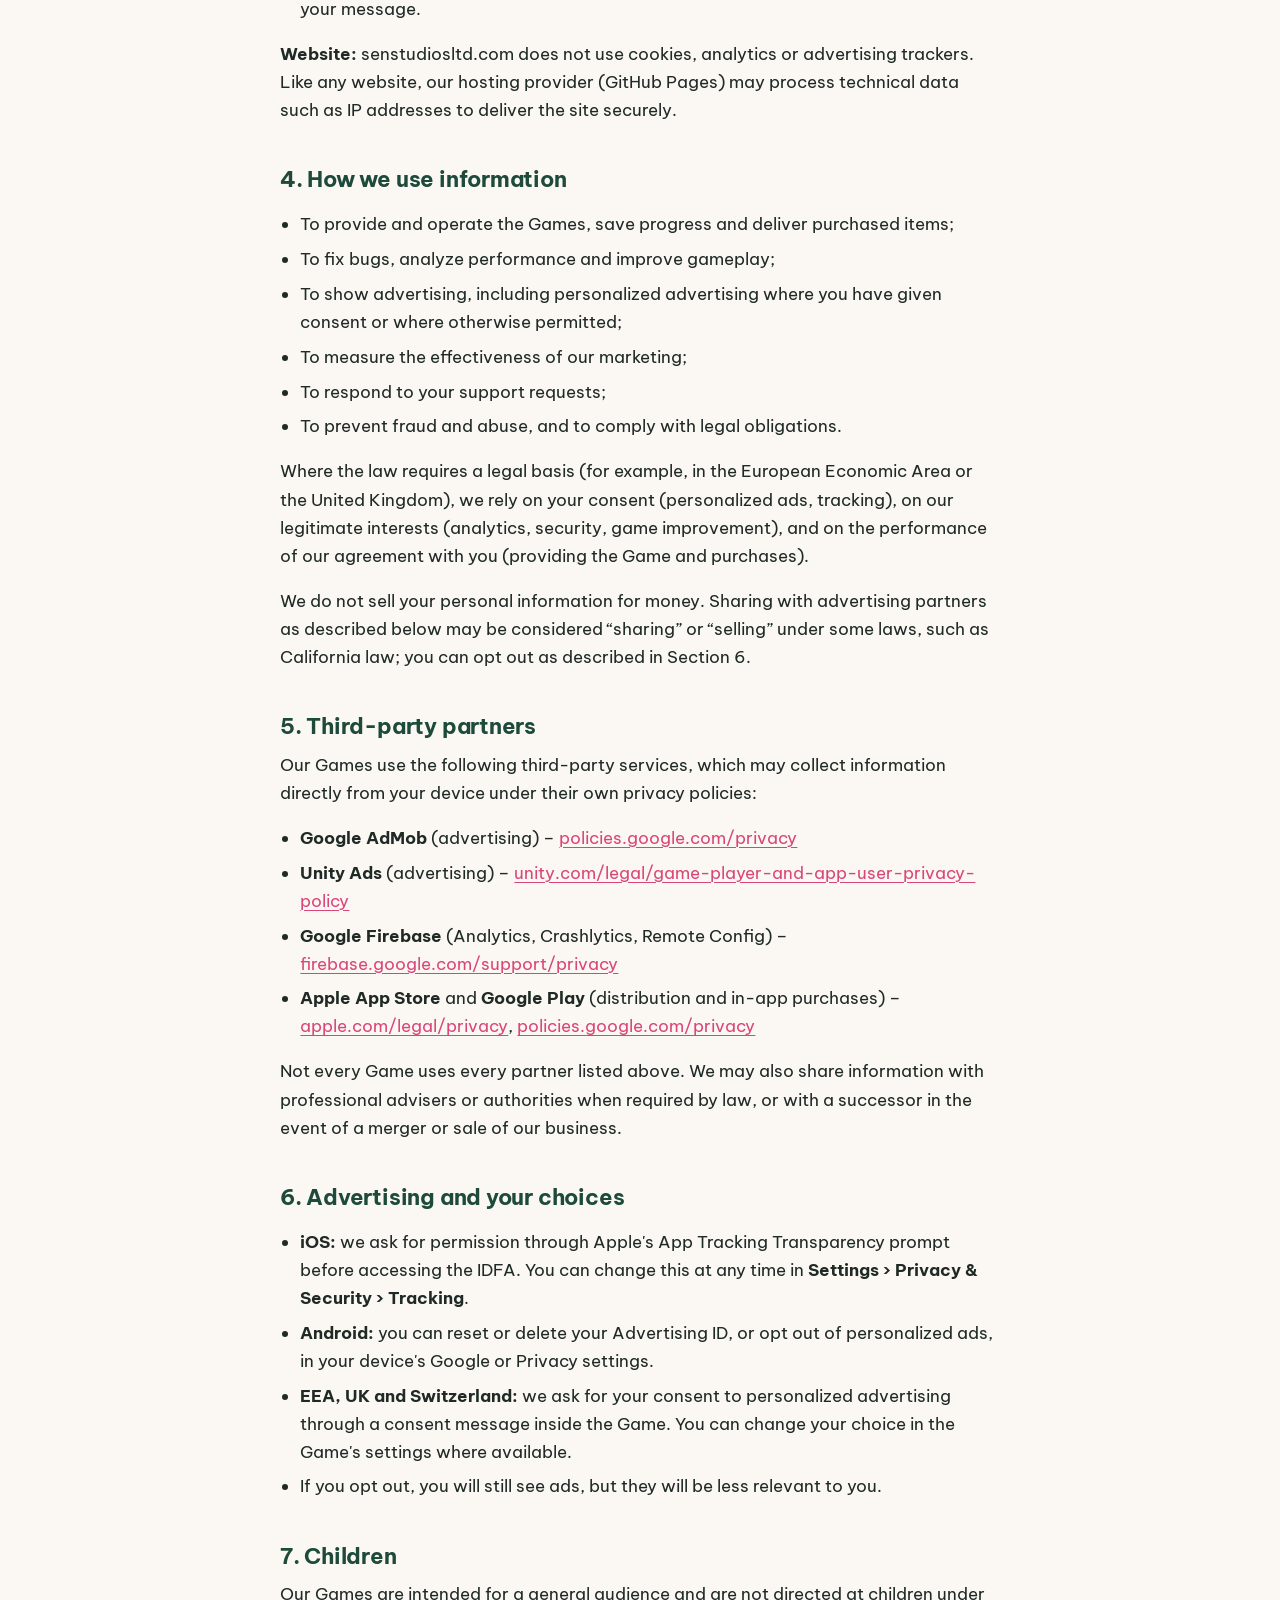
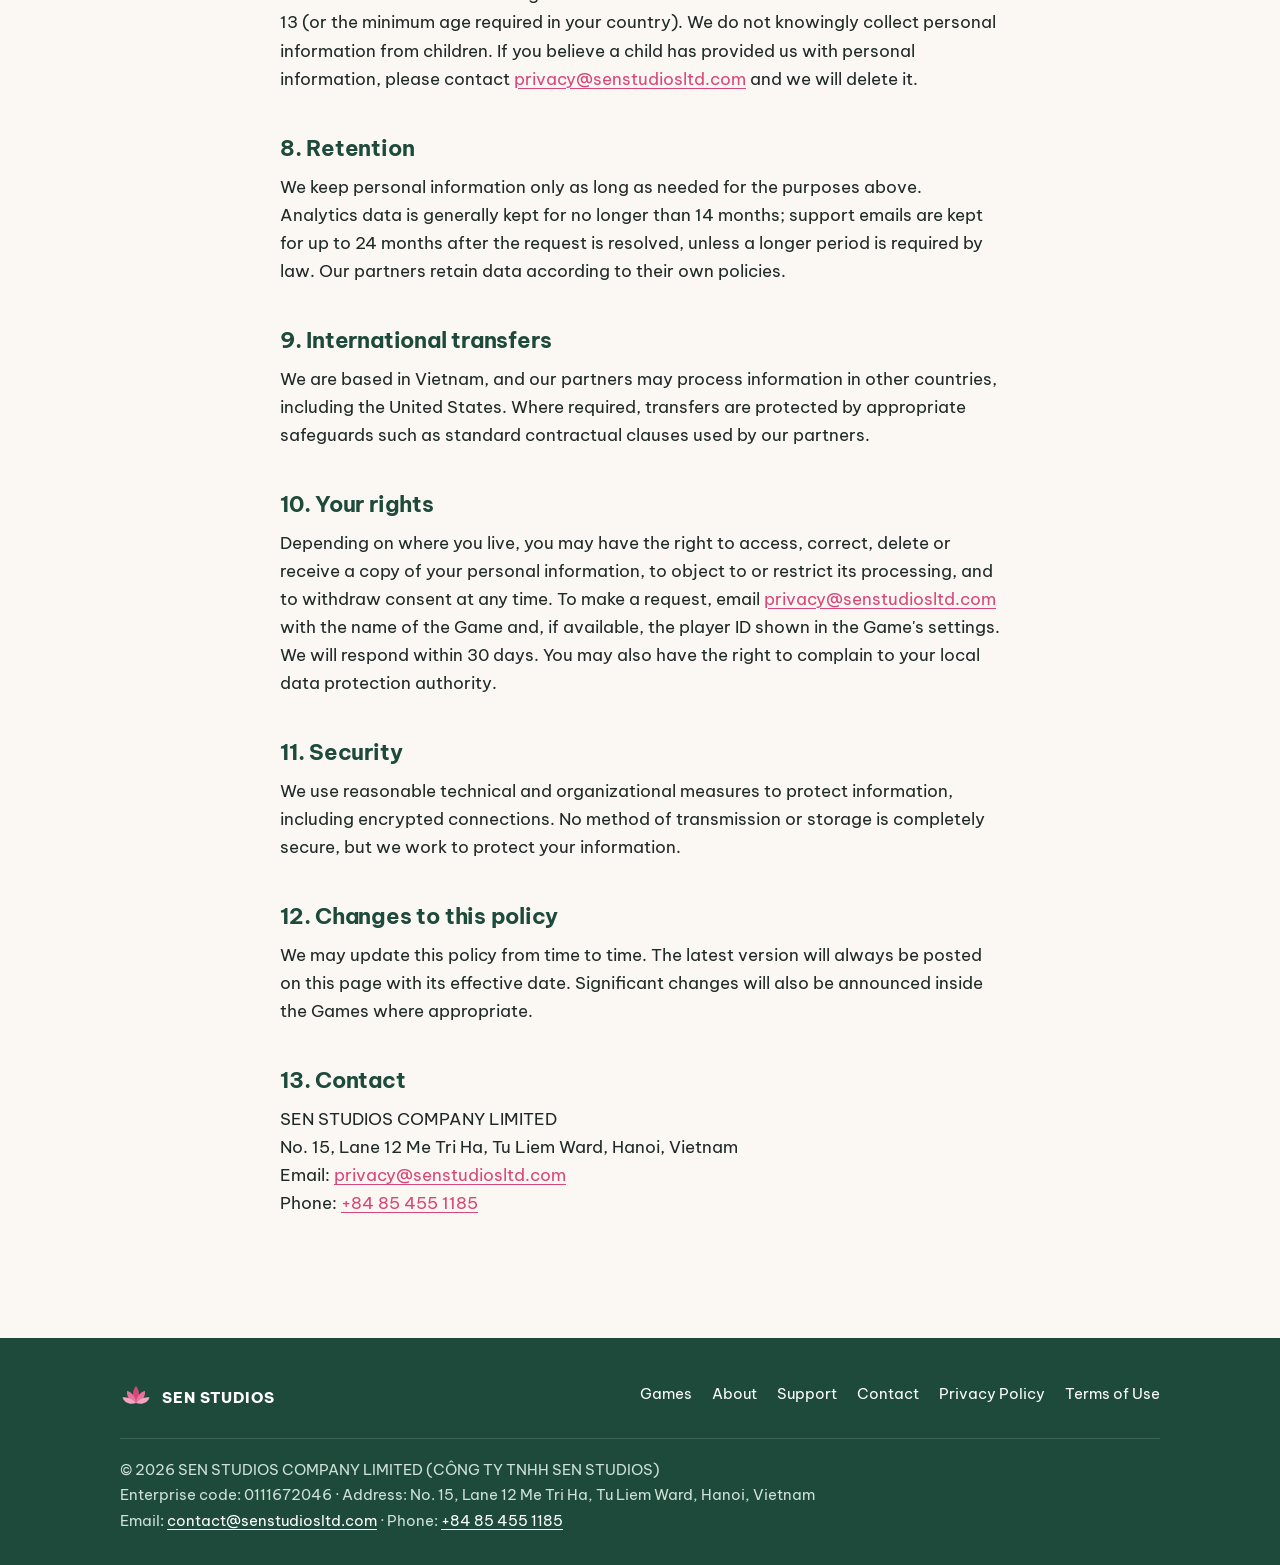
<file: privacy/index.html>
<!doctype html>
<html lang="en">
<head>
<meta charset="utf-8">
<meta name="viewport" content="width=device-width, initial-scale=1">
<title>SEN STUDIOS – Privacy Policy</title>
<meta name="description" content="Privacy Policy for SEN STUDIOS mobile games and website.">
<link rel="canonical" href="https://senstudiosltd.com/privacy/">
<link rel="icon" href="/assets/favicon.svg" type="image/svg+xml">
<meta property="og:title" content="SEN STUDIOS – Privacy Policy">
<meta property="og:description" content="Privacy Policy for SEN STUDIOS mobile games and website.">
<meta property="og:type" content="website">
<meta property="og:url" content="https://senstudiosltd.com/privacy/">
<link rel="preconnect" href="https://fonts.googleapis.com">
<link rel="preconnect" href="https://fonts.gstatic.com" crossorigin>
<link href="https://fonts.googleapis.com/css2?family=Be+Vietnam+Pro:wght@400;500;600;700;800&display=swap" rel="stylesheet">
<link rel="stylesheet" href="/assets/style.css">
</head>
<body>
<header class="site-header">
  <div class="wrap">
    <a class="brand" href="/" aria-label="SEN STUDIOS home"><svg viewBox="0 0 64 64" aria-hidden="true" xmlns="http://www.w3.org/2000/svg">
<g fill="none" stroke-linejoin="round">
<path d="M32 8c7 9 9 21 0 34-9-13-7-25 0-34z" fill="#d9467a"/>
<path d="M14 18c9 2 17 10 18 24-12-3-19-12-18-24z" fill="#e8739a"/>
<path d="M50 18c-9 2-17 10-18 24 12-3 19-12 18-24z" fill="#e8739a"/>
<path d="M5 31c9-2 20 3 27 11-12 4-23 0-27-11z" fill="#f2a5c0"/>
<path d="M59 31c-9-2-20 3-27 11 12 4 23 0 27-11z" fill="#f2a5c0"/>
<path d="M10 47c8 6 36 6 44 0" stroke="#1d4a3a" stroke-width="4" stroke-linecap="round"/>
</g></svg><span>SEN STUDIOS</span></a>
    <nav class="nav" aria-label="Main">
<a href="/">Home</a>
<a href="/games/">Games</a>
<a href="/about/">About</a>
<a href="/support/">Support</a>
<a href="/contact/">Contact</a>
    </nav>
  </div>
</header>
<main>

<section class="page-head">
  <div class="wrap prose">
    <span class="eyebrow">Legal</span>
    <h1>Privacy Policy</h1>
    <p class="updated">Effective date: 26 October 2026</p>
    <nav class="toc" aria-label="Contents"><ol>
      <li><a href="#who">Who we are</a></li>
      <li><a href="#scope">Scope</a></li>
      <li><a href="#collect">Information we collect</a></li>
      <li><a href="#use">How we use information</a></li>
      <li><a href="#partners">Third-party partners</a></li>
      <li><a href="#ads">Advertising and your choices</a></li>
      <li><a href="#children">Children</a></li>
      <li><a href="#retention">Retention</a></li>
      <li><a href="#transfers">International transfers</a></li>
      <li><a href="#rights">Your rights</a></li>
      <li><a href="#security">Security</a></li>
      <li><a href="#changes">Changes</a></li>
      <li><a href="#contact">Contact</a></li>
    </ol></nav>
  </div>
</section>

<section class="section">
  <div class="wrap prose">
    <h2 id="who">1. Who we are</h2>
    <p>This Privacy Policy is issued by SEN STUDIOS COMPANY LIMITED (CÔNG TY TNHH SEN STUDIOS), enterprise code 0111672046, with its head office at No. 15, Lane 12 Me Tri Ha, Tu Liem Ward, Hanoi, Vietnam (“SEN STUDIOS”, “we”, “us”). We are responsible for the personal information processed through our games and this website.</p>

    <h2 id="scope">2. Scope</h2>
    <p>This policy applies to all mobile games published by SEN STUDIOS on the Apple App Store and Google Play (the “Games”) and to the website senstudiosltd.com. A Game's store listing may describe additional details specific to that Game.</p>

    <h2 id="collect">3. Information we collect</h2>
    <p>We do not ask you to create an account to play our Games, and we do not collect your name, address or payment card details. Depending on the Game and your settings, the following information may be collected automatically, by us or by our partners:</p>
    <ul>
      <li><b>Device information:</b> device model, operating system and version, language, time zone, screen size and app version.</li>
      <li><b>Identifiers:</b> an in-game player ID; app instance IDs; and, only where permitted (for example, after you allow tracking on iOS), advertising identifiers such as Apple's IDFA or Google's Advertising ID.</li>
      <li><b>Usage data:</b> how you play, such as levels reached, session length, features used and in-game events.</li>
      <li><b>Diagnostics:</b> crash reports and performance data.</li>
      <li><b>Approximate location:</b> country or region derived from your IP address. We do not collect precise GPS location.</li>
      <li><b>Purchase information:</b> confirmation that an in-app purchase was made, provided by Apple or Google. Payments are processed entirely by the app stores.</li>
      <li><b>Information you send us:</b> if you email us, your email address and the contents of your message.</li>
    </ul>
    <p><b>Website:</b> senstudiosltd.com does not use cookies, analytics or advertising trackers. Like any website, our hosting provider (GitHub Pages) may process technical data such as IP addresses to deliver the site securely.</p>

    <h2 id="use">4. How we use information</h2>
    <ul>
      <li>To provide and operate the Games, save progress and deliver purchased items;</li>
      <li>To fix bugs, analyze performance and improve gameplay;</li>
      <li>To show advertising, including personalized advertising where you have given consent or where otherwise permitted;</li>
      <li>To measure the effectiveness of our marketing;</li>
      <li>To respond to your support requests;</li>
      <li>To prevent fraud and abuse, and to comply with legal obligations.</li>
    </ul>
    <p>Where the law requires a legal basis (for example, in the European Economic Area or the United Kingdom), we rely on your consent (personalized ads, tracking), on our legitimate interests (analytics, security, game improvement), and on the performance of our agreement with you (providing the Game and purchases).</p>
    <p>We do not sell your personal information for money. Sharing with advertising partners as described below may be considered “sharing” or “selling” under some laws, such as California law; you can opt out as described in Section 6.</p>

    <h2 id="partners">5. Third-party partners</h2>
    <p>Our Games use the following third-party services, which may collect information directly from your device under their own privacy policies:</p>
    <ul>
      <li><b>Google AdMob</b> (advertising) – <a href="https://policies.google.com/privacy">policies.google.com/privacy</a></li>
      <li><b>Unity Ads</b> (advertising) – <a href="https://unity.com/legal/game-player-and-app-user-privacy-policy">unity.com/legal/game-player-and-app-user-privacy-policy</a></li>
      <li><b>Google Firebase</b> (Analytics, Crashlytics, Remote Config) – <a href="https://firebase.google.com/support/privacy">firebase.google.com/support/privacy</a></li>
      <li><b>Apple App Store</b> and <b>Google Play</b> (distribution and in-app purchases) – <a href="https://www.apple.com/legal/privacy/">apple.com/legal/privacy</a>, <a href="https://policies.google.com/privacy">policies.google.com/privacy</a></li>
    </ul>
    <p>Not every Game uses every partner listed above. We may also share information with professional advisers or authorities when required by law, or with a successor in the event of a merger or sale of our business.</p>

    <h2 id="ads">6. Advertising and your choices</h2>
    <ul>
      <li><b>iOS:</b> we ask for permission through Apple's App Tracking Transparency prompt before accessing the IDFA. You can change this at any time in <b>Settings › Privacy &amp; Security › Tracking</b>.</li>
      <li><b>Android:</b> you can reset or delete your Advertising ID, or opt out of personalized ads, in your device's Google or Privacy settings.</li>
      <li><b>EEA, UK and Switzerland:</b> we ask for your consent to personalized advertising through a consent message inside the Game. You can change your choice in the Game's settings where available.</li>
      <li>If you opt out, you will still see ads, but they will be less relevant to you.</li>
    </ul>

    <h2 id="children">7. Children</h2>
    <p>Our Games are intended for a general audience and are not directed at children under 13 (or the minimum age required in your country). We do not knowingly collect personal information from children. If you believe a child has provided us with personal information, please contact <a href="mailto:privacy@senstudiosltd.com">privacy@senstudiosltd.com</a> and we will delete it.</p>

    <h2 id="retention">8. Retention</h2>
    <p>We keep personal information only as long as needed for the purposes above. Analytics data is generally kept for no longer than 14 months; support emails are kept for up to 24 months after the request is resolved, unless a longer period is required by law. Our partners retain data according to their own policies.</p>

    <h2 id="transfers">9. International transfers</h2>
    <p>We are based in Vietnam, and our partners may process information in other countries, including the United States. Where required, transfers are protected by appropriate safeguards such as standard contractual clauses used by our partners.</p>

    <h2 id="rights">10. Your rights</h2>
    <p>Depending on where you live, you may have the right to access, correct, delete or receive a copy of your personal information, to object to or restrict its processing, and to withdraw consent at any time. To make a request, email <a href="mailto:privacy@senstudiosltd.com">privacy@senstudiosltd.com</a> with the name of the Game and, if available, the player ID shown in the Game's settings. We will respond within 30 days. You may also have the right to complain to your local data protection authority.</p>

    <h2 id="security">11. Security</h2>
    <p>We use reasonable technical and organizational measures to protect information, including encrypted connections. No method of transmission or storage is completely secure, but we work to protect your information.</p>

    <h2 id="changes">12. Changes to this policy</h2>
    <p>We may update this policy from time to time. The latest version will always be posted on this page with its effective date. Significant changes will also be announced inside the Games where appropriate.</p>

    <h2 id="contact">13. Contact</h2>
    <p>SEN STUDIOS COMPANY LIMITED<br>No. 15, Lane 12 Me Tri Ha, Tu Liem Ward, Hanoi, Vietnam<br>Email: <a href="mailto:privacy@senstudiosltd.com">privacy@senstudiosltd.com</a><br>Phone: <a href="tel:+84854551185">+84 85 455 1185</a></p>
  </div>
</section>

</main>
<footer class="site-footer">
  <div class="wrap">
    <div class="footer-top">
      <div class="footer-brand"><svg viewBox="0 0 64 64" aria-hidden="true" xmlns="http://www.w3.org/2000/svg">
<g fill="none" stroke-linejoin="round">
<path d="M32 8c7 9 9 21 0 34-9-13-7-25 0-34z" fill="#d9467a"/>
<path d="M14 18c9 2 17 10 18 24-12-3-19-12-18-24z" fill="#e8739a"/>
<path d="M50 18c-9 2-17 10-18 24 12-3 19-12 18-24z" fill="#e8739a"/>
<path d="M5 31c9-2 20 3 27 11-12 4-23 0-27-11z" fill="#f2a5c0"/>
<path d="M59 31c-9-2-20 3-27 11 12 4 23 0 27-11z" fill="#f2a5c0"/>
<path d="M10 47c8 6 36 6 44 0" stroke="#1d4a3a" stroke-width="4" stroke-linecap="round"/>
</g></svg><span>SEN STUDIOS</span></div>
      <div class="footer-links">
        <a href="/games/">Games</a><a href="/about/">About</a><a href="/support/">Support</a><a href="/contact/">Contact</a>
        <a href="/privacy/">Privacy Policy</a><a href="/terms/">Terms of Use</a>
      </div>
    </div>
    <div class="legal-line">
      © 2026 SEN STUDIOS COMPANY LIMITED (CÔNG TY TNHH SEN STUDIOS)<br>
      Enterprise code: 0111672046 · Address: No. 15, Lane 12 Me Tri Ha, Tu Liem Ward, Hanoi, Vietnam<br>
      Email: <a href="mailto:contact@senstudiosltd.com">contact@senstudiosltd.com</a> · Phone: <a href="tel:+84854551185">+84 85 455 1185</a>
    </div>
  </div>
</footer>
</body>
</html>
</file>
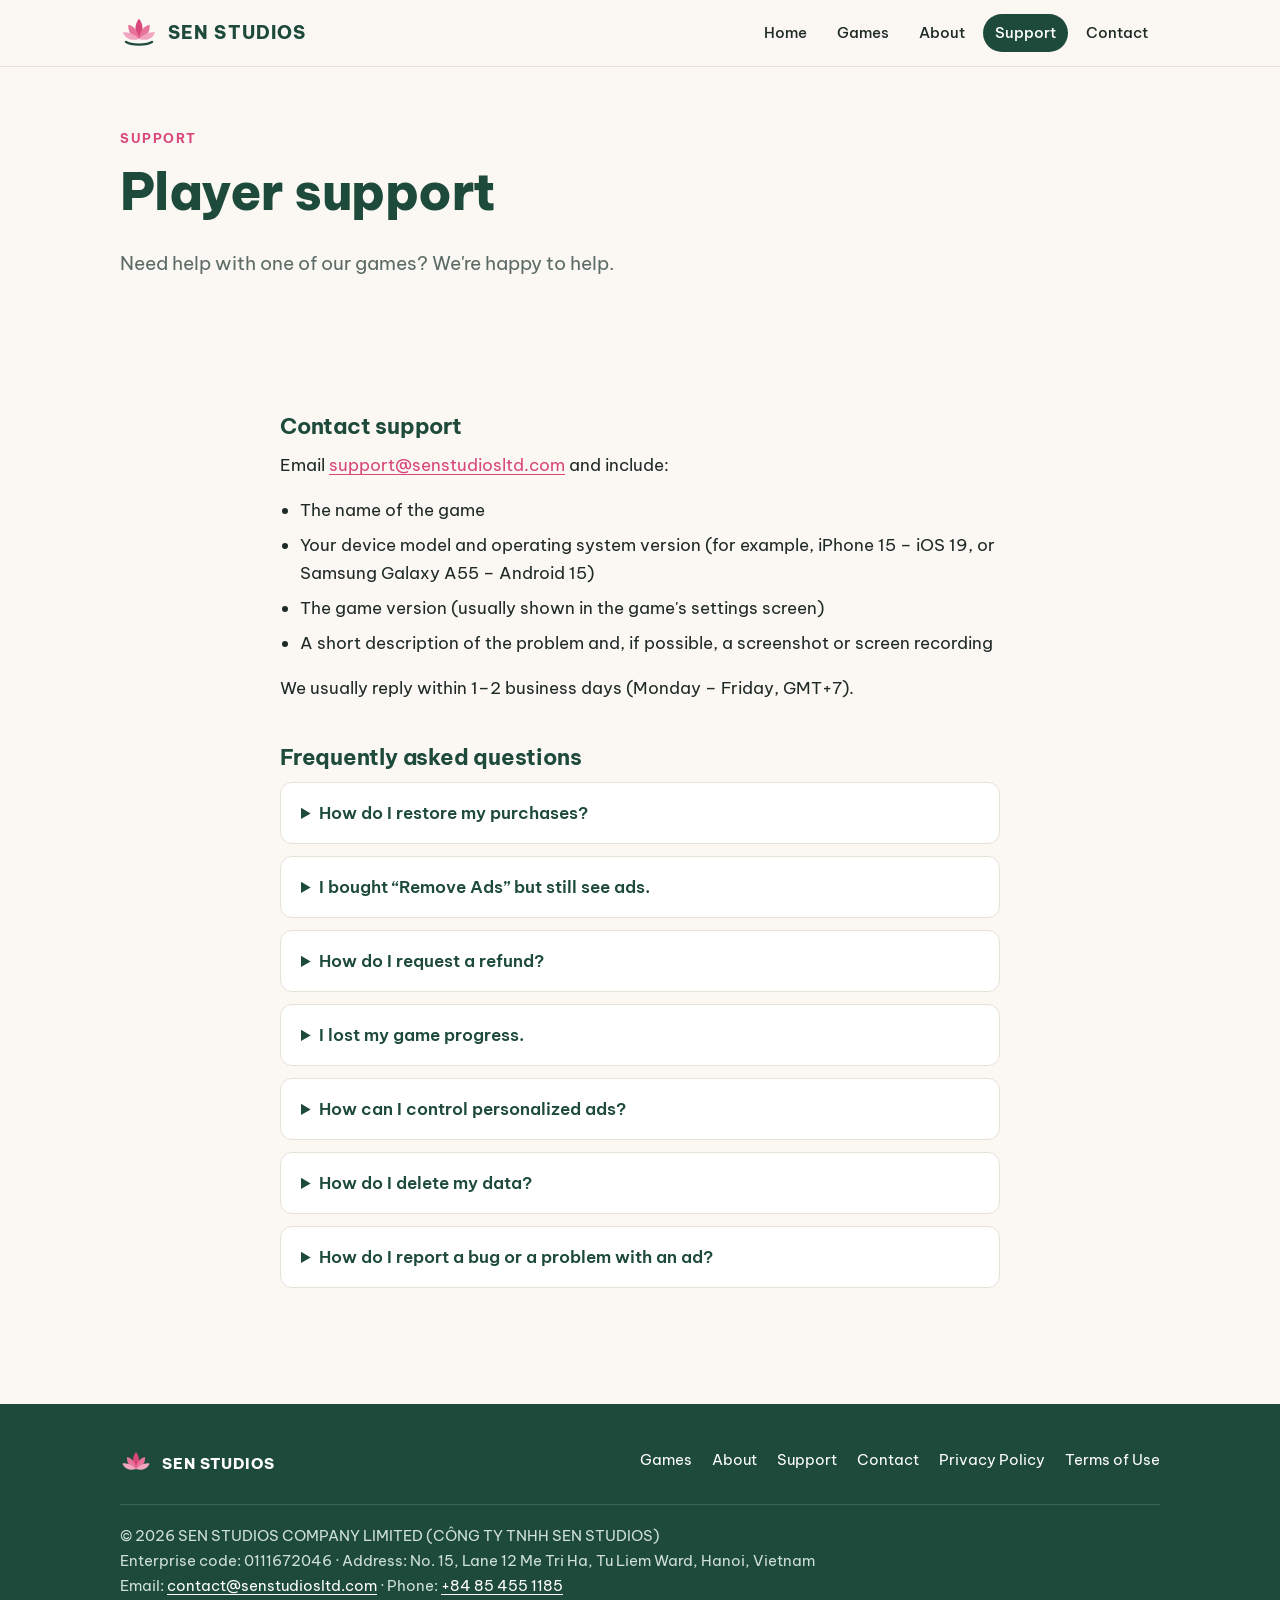
<file: support/index.html>
<!doctype html>
<html lang="en">
<head>
<meta charset="utf-8">
<meta name="viewport" content="width=device-width, initial-scale=1">
<title>SEN STUDIOS – Support</title>
<meta name="description" content="Player support for SEN STUDIOS games: contact, purchases, refunds, ads and data requests.">
<link rel="canonical" href="https://senstudiosltd.com/support/">
<link rel="icon" href="/assets/favicon.svg" type="image/svg+xml">
<meta property="og:title" content="SEN STUDIOS – Support">
<meta property="og:description" content="Player support for SEN STUDIOS games: contact, purchases, refunds, ads and data requests.">
<meta property="og:type" content="website">
<meta property="og:url" content="https://senstudiosltd.com/support/">
<link rel="preconnect" href="https://fonts.googleapis.com">
<link rel="preconnect" href="https://fonts.gstatic.com" crossorigin>
<link href="https://fonts.googleapis.com/css2?family=Be+Vietnam+Pro:wght@400;500;600;700;800&display=swap" rel="stylesheet">
<link rel="stylesheet" href="/assets/style.css">
</head>
<body>
<header class="site-header">
  <div class="wrap">
    <a class="brand" href="/" aria-label="SEN STUDIOS home"><svg viewBox="0 0 64 64" aria-hidden="true" xmlns="http://www.w3.org/2000/svg">
<g fill="none" stroke-linejoin="round">
<path d="M32 8c7 9 9 21 0 34-9-13-7-25 0-34z" fill="#d9467a"/>
<path d="M14 18c9 2 17 10 18 24-12-3-19-12-18-24z" fill="#e8739a"/>
<path d="M50 18c-9 2-17 10-18 24 12-3 19-12 18-24z" fill="#e8739a"/>
<path d="M5 31c9-2 20 3 27 11-12 4-23 0-27-11z" fill="#f2a5c0"/>
<path d="M59 31c-9-2-20 3-27 11 12 4 23 0 27-11z" fill="#f2a5c0"/>
<path d="M10 47c8 6 36 6 44 0" stroke="#1d4a3a" stroke-width="4" stroke-linecap="round"/>
</g></svg><span>SEN STUDIOS</span></a>
    <nav class="nav" aria-label="Main">
<a href="/">Home</a>
<a href="/games/">Games</a>
<a href="/about/">About</a>
<a href="/support/" aria-current="page">Support</a>
<a href="/contact/">Contact</a>
    </nav>
  </div>
</header>
<main>

<section class="page-head">
  <div class="wrap">
    <span class="eyebrow">Support</span>
    <h1>Player support</h1>
    <p class="lead">Need help with one of our games? We're happy to help.</p>
  </div>
</section>

<section class="section">
  <div class="wrap prose">
    <h2>Contact support</h2>
    <p>Email <a href="mailto:support@senstudiosltd.com">support@senstudiosltd.com</a> and include:</p>
    <ul>
      <li>The name of the game</li>
      <li>Your device model and operating system version (for example, iPhone 15 – iOS 19, or Samsung Galaxy A55 – Android 15)</li>
      <li>The game version (usually shown in the game's settings screen)</li>
      <li>A short description of the problem and, if possible, a screenshot or screen recording</li>
    </ul>
    <p>We usually reply within 1–2 business days (Monday – Friday, GMT+7).</p>

    <h2>Frequently asked questions</h2>
    <details class="faq"><summary>How do I restore my purchases?</summary><p>Open the game's <b>Settings</b> and tap <b>Restore Purchases</b>. Make sure you are signed in with the same Apple Account or Google account you used for the original purchase.</p></details>
    <details class="faq"><summary>I bought “Remove Ads” but still see ads.</summary><p>Try <b>Restore Purchases</b> first and restart the game. Some optional rewarded videos (which you choose to watch for a bonus) may still be offered. If the problem continues, contact us with your purchase receipt.</p></details>
    <details class="faq"><summary>How do I request a refund?</summary><p>Purchases are handled by the app stores. For App Store purchases, request a refund at <a href='https://reportaproblem.apple.com'>reportaproblem.apple.com</a>. For Google Play purchases, follow Google Play's refund process in the Play Store app or on the Google Play Help Center.</p></details>
    <details class="faq"><summary>I lost my game progress.</summary><p>Progress is usually stored on your device. Deleting the game or changing devices may remove it unless the game offers cloud saving. Contact us with your device details and we will check what can be recovered.</p></details>
    <details class="faq"><summary>How can I control personalized ads?</summary><p>On iPhone and iPad, you can manage tracking under <b>Settings › Privacy &amp; Security › Tracking</b>. On Android, go to <b>Settings › Google › Ads</b> (or <b>Settings › Privacy › Ads</b>). Players in some regions are also asked for consent inside the game. See our <a href='/privacy/'>Privacy Policy</a>.</p></details>
    <details class="faq"><summary>How do I delete my data?</summary><p>Email <a href='mailto:privacy@senstudiosltd.com'>privacy@senstudiosltd.com</a> with the game name and, if available, the player ID shown in the game's settings. We will process your request as described in our <a href='/privacy/'>Privacy Policy</a>.</p></details>
    <details class="faq"><summary>How do I report a bug or a problem with an ad?</summary><p>Send us a screenshot and a short description to <a href='mailto:support@senstudiosltd.com'>support@senstudiosltd.com</a>. Reports about inappropriate ads are especially helpful so we can block them.</p></details>
  </div>
</section>

</main>
<footer class="site-footer">
  <div class="wrap">
    <div class="footer-top">
      <div class="footer-brand"><svg viewBox="0 0 64 64" aria-hidden="true" xmlns="http://www.w3.org/2000/svg">
<g fill="none" stroke-linejoin="round">
<path d="M32 8c7 9 9 21 0 34-9-13-7-25 0-34z" fill="#d9467a"/>
<path d="M14 18c9 2 17 10 18 24-12-3-19-12-18-24z" fill="#e8739a"/>
<path d="M50 18c-9 2-17 10-18 24 12-3 19-12 18-24z" fill="#e8739a"/>
<path d="M5 31c9-2 20 3 27 11-12 4-23 0-27-11z" fill="#f2a5c0"/>
<path d="M59 31c-9-2-20 3-27 11 12 4 23 0 27-11z" fill="#f2a5c0"/>
<path d="M10 47c8 6 36 6 44 0" stroke="#1d4a3a" stroke-width="4" stroke-linecap="round"/>
</g></svg><span>SEN STUDIOS</span></div>
      <div class="footer-links">
        <a href="/games/">Games</a><a href="/about/">About</a><a href="/support/">Support</a><a href="/contact/">Contact</a>
        <a href="/privacy/">Privacy Policy</a><a href="/terms/">Terms of Use</a>
      </div>
    </div>
    <div class="legal-line">
      © 2026 SEN STUDIOS COMPANY LIMITED (CÔNG TY TNHH SEN STUDIOS)<br>
      Enterprise code: 0111672046 · Address: No. 15, Lane 12 Me Tri Ha, Tu Liem Ward, Hanoi, Vietnam<br>
      Email: <a href="mailto:contact@senstudiosltd.com">contact@senstudiosltd.com</a> · Phone: <a href="tel:+84854551185">+84 85 455 1185</a>
    </div>
  </div>
</footer>
</body>
</html>
</file>
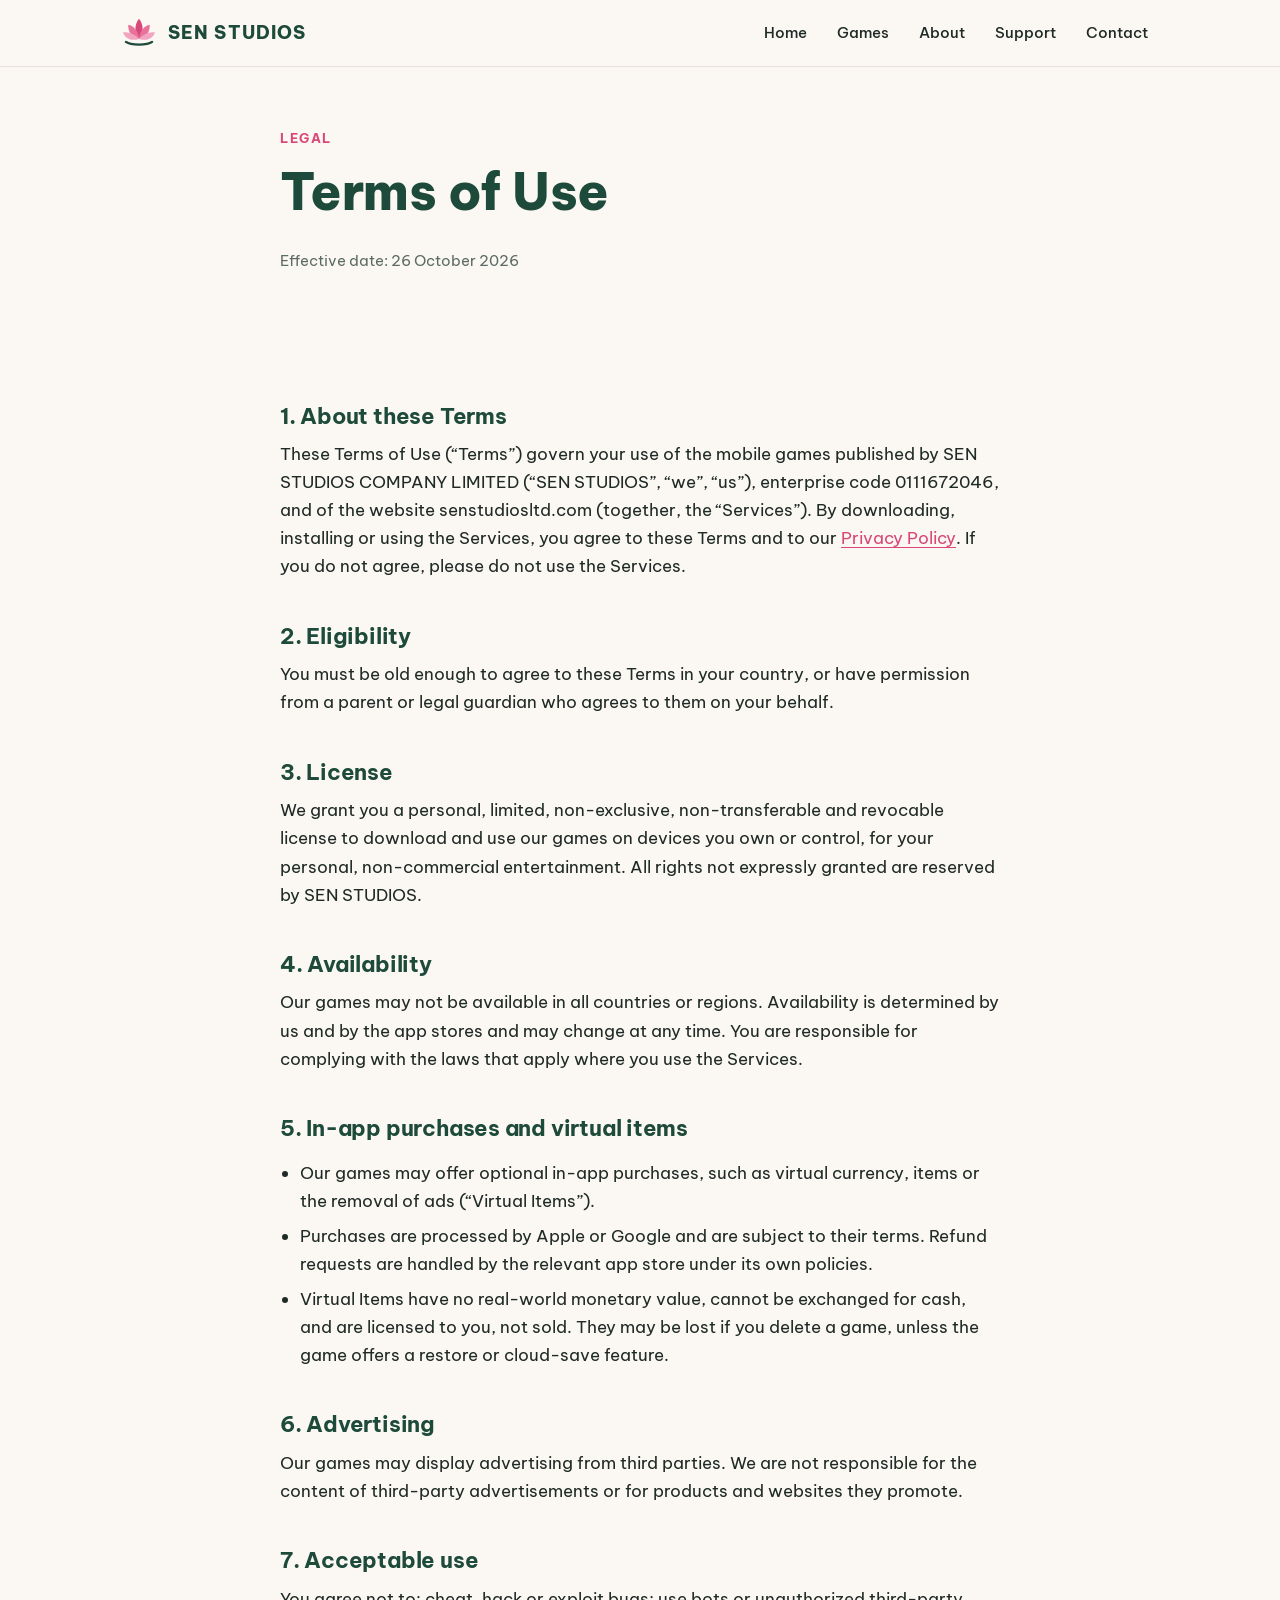
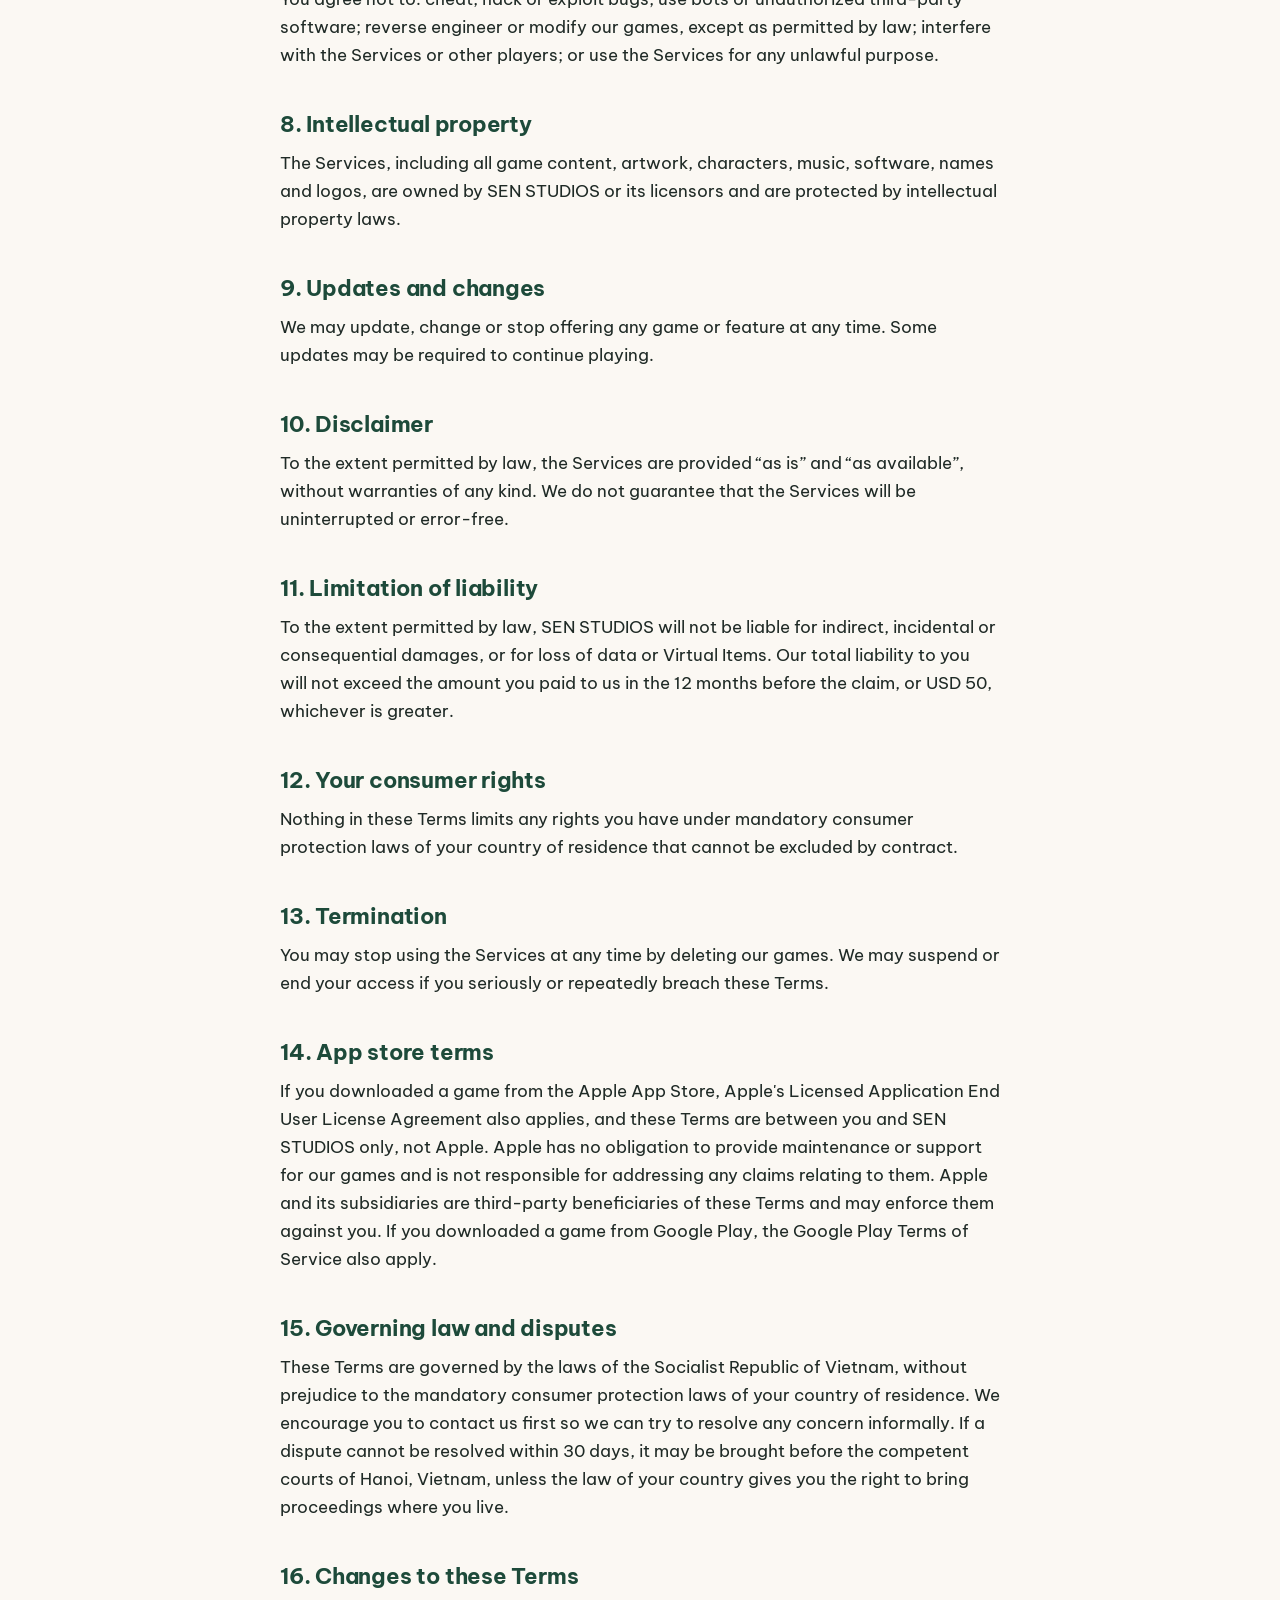
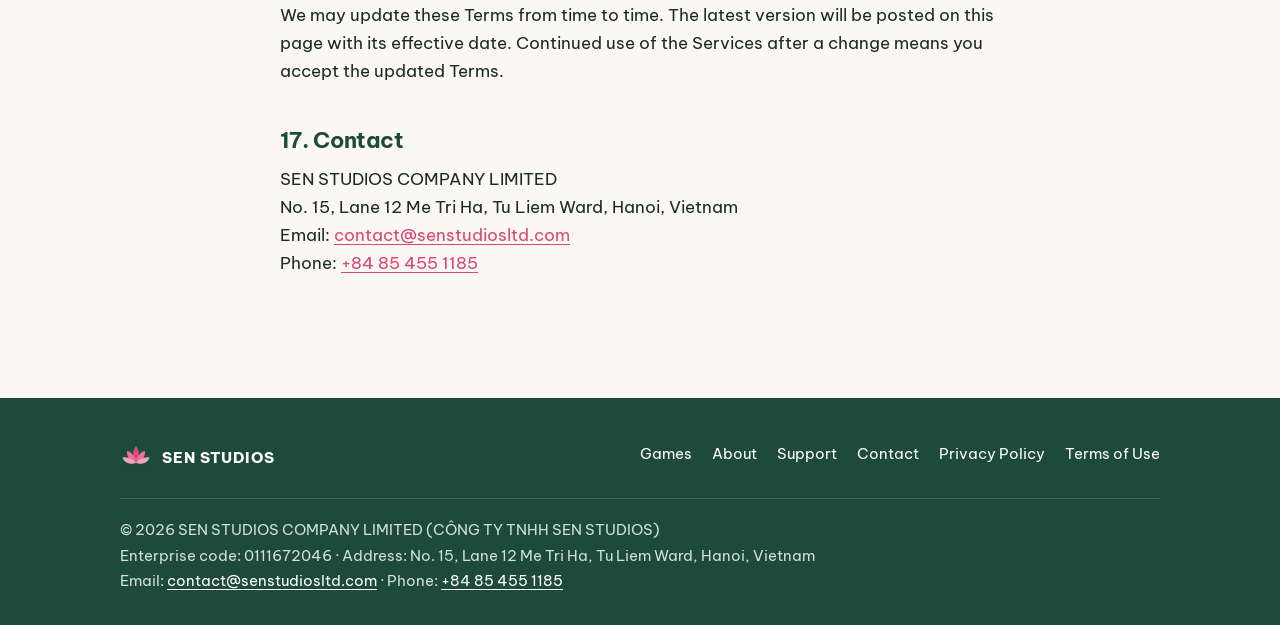
<file: terms/index.html>
<!doctype html>
<html lang="en">
<head>
<meta charset="utf-8">
<meta name="viewport" content="width=device-width, initial-scale=1">
<title>SEN STUDIOS – Terms of Use</title>
<meta name="description" content="Terms of Use for SEN STUDIOS mobile games and website.">
<link rel="canonical" href="https://senstudiosltd.com/terms/">
<link rel="icon" href="/assets/favicon.svg" type="image/svg+xml">
<meta property="og:title" content="SEN STUDIOS – Terms of Use">
<meta property="og:description" content="Terms of Use for SEN STUDIOS mobile games and website.">
<meta property="og:type" content="website">
<meta property="og:url" content="https://senstudiosltd.com/terms/">
<link rel="preconnect" href="https://fonts.googleapis.com">
<link rel="preconnect" href="https://fonts.gstatic.com" crossorigin>
<link href="https://fonts.googleapis.com/css2?family=Be+Vietnam+Pro:wght@400;500;600;700;800&display=swap" rel="stylesheet">
<link rel="stylesheet" href="/assets/style.css">
</head>
<body>
<header class="site-header">
  <div class="wrap">
    <a class="brand" href="/" aria-label="SEN STUDIOS home"><svg viewBox="0 0 64 64" aria-hidden="true" xmlns="http://www.w3.org/2000/svg">
<g fill="none" stroke-linejoin="round">
<path d="M32 8c7 9 9 21 0 34-9-13-7-25 0-34z" fill="#d9467a"/>
<path d="M14 18c9 2 17 10 18 24-12-3-19-12-18-24z" fill="#e8739a"/>
<path d="M50 18c-9 2-17 10-18 24 12-3 19-12 18-24z" fill="#e8739a"/>
<path d="M5 31c9-2 20 3 27 11-12 4-23 0-27-11z" fill="#f2a5c0"/>
<path d="M59 31c-9-2-20 3-27 11 12 4 23 0 27-11z" fill="#f2a5c0"/>
<path d="M10 47c8 6 36 6 44 0" stroke="#1d4a3a" stroke-width="4" stroke-linecap="round"/>
</g></svg><span>SEN STUDIOS</span></a>
    <nav class="nav" aria-label="Main">
<a href="/">Home</a>
<a href="/games/">Games</a>
<a href="/about/">About</a>
<a href="/support/">Support</a>
<a href="/contact/">Contact</a>
    </nav>
  </div>
</header>
<main>

<section class="page-head">
  <div class="wrap prose">
    <span class="eyebrow">Legal</span>
    <h1>Terms of Use</h1>
    <p class="updated">Effective date: 26 October 2026</p>
  </div>
</section>

<section class="section">
  <div class="wrap prose">
    <h2>1. About these Terms</h2>
    <p>These Terms of Use (“Terms”) govern your use of the mobile games published by SEN STUDIOS COMPANY LIMITED (“SEN STUDIOS”, “we”, “us”), enterprise code 0111672046, and of the website senstudiosltd.com (together, the “Services”). By downloading, installing or using the Services, you agree to these Terms and to our <a href="/privacy/">Privacy Policy</a>. If you do not agree, please do not use the Services.</p>

    <h2>2. Eligibility</h2>
    <p>You must be old enough to agree to these Terms in your country, or have permission from a parent or legal guardian who agrees to them on your behalf.</p>

    <h2>3. License</h2>
    <p>We grant you a personal, limited, non-exclusive, non-transferable and revocable license to download and use our games on devices you own or control, for your personal, non-commercial entertainment. All rights not expressly granted are reserved by SEN STUDIOS.</p>

    <h2>4. Availability</h2>
    <p>Our games may not be available in all countries or regions. Availability is determined by us and by the app stores and may change at any time. You are responsible for complying with the laws that apply where you use the Services.</p>

    <h2>5. In-app purchases and virtual items</h2>
    <ul>
      <li>Our games may offer optional in-app purchases, such as virtual currency, items or the removal of ads (“Virtual Items”).</li>
      <li>Purchases are processed by Apple or Google and are subject to their terms. Refund requests are handled by the relevant app store under its own policies.</li>
      <li>Virtual Items have no real-world monetary value, cannot be exchanged for cash, and are licensed to you, not sold. They may be lost if you delete a game, unless the game offers a restore or cloud-save feature.</li>
    </ul>

    <h2>6. Advertising</h2>
    <p>Our games may display advertising from third parties. We are not responsible for the content of third-party advertisements or for products and websites they promote.</p>

    <h2>7. Acceptable use</h2>
    <p>You agree not to: cheat, hack or exploit bugs; use bots or unauthorized third-party software; reverse engineer or modify our games, except as permitted by law; interfere with the Services or other players; or use the Services for any unlawful purpose.</p>

    <h2>8. Intellectual property</h2>
    <p>The Services, including all game content, artwork, characters, music, software, names and logos, are owned by SEN STUDIOS or its licensors and are protected by intellectual property laws.</p>

    <h2>9. Updates and changes</h2>
    <p>We may update, change or stop offering any game or feature at any time. Some updates may be required to continue playing.</p>

    <h2>10. Disclaimer</h2>
    <p>To the extent permitted by law, the Services are provided “as is” and “as available”, without warranties of any kind. We do not guarantee that the Services will be uninterrupted or error-free.</p>

    <h2>11. Limitation of liability</h2>
    <p>To the extent permitted by law, SEN STUDIOS will not be liable for indirect, incidental or consequential damages, or for loss of data or Virtual Items. Our total liability to you will not exceed the amount you paid to us in the 12 months before the claim, or USD 50, whichever is greater.</p>

    <h2>12. Your consumer rights</h2>
    <p>Nothing in these Terms limits any rights you have under mandatory consumer protection laws of your country of residence that cannot be excluded by contract.</p>

    <h2>13. Termination</h2>
    <p>You may stop using the Services at any time by deleting our games. We may suspend or end your access if you seriously or repeatedly breach these Terms.</p>

    <h2>14. App store terms</h2>
    <p>If you downloaded a game from the Apple App Store, Apple's Licensed Application End User License Agreement also applies, and these Terms are between you and SEN STUDIOS only, not Apple. Apple has no obligation to provide maintenance or support for our games and is not responsible for addressing any claims relating to them. Apple and its subsidiaries are third-party beneficiaries of these Terms and may enforce them against you. If you downloaded a game from Google Play, the Google Play Terms of Service also apply.</p>

    <h2>15. Governing law and disputes</h2>
    <p>These Terms are governed by the laws of the Socialist Republic of Vietnam, without prejudice to the mandatory consumer protection laws of your country of residence. We encourage you to contact us first so we can try to resolve any concern informally. If a dispute cannot be resolved within 30 days, it may be brought before the competent courts of Hanoi, Vietnam, unless the law of your country gives you the right to bring proceedings where you live.</p>

    <h2>16. Changes to these Terms</h2>
    <p>We may update these Terms from time to time. The latest version will be posted on this page with its effective date. Continued use of the Services after a change means you accept the updated Terms.</p>

    <h2>17. Contact</h2>
    <p>SEN STUDIOS COMPANY LIMITED<br>No. 15, Lane 12 Me Tri Ha, Tu Liem Ward, Hanoi, Vietnam<br>Email: <a href="mailto:contact@senstudiosltd.com">contact@senstudiosltd.com</a><br>Phone: <a href="tel:+84854551185">+84 85 455 1185</a></p>
  </div>
</section>

</main>
<footer class="site-footer">
  <div class="wrap">
    <div class="footer-top">
      <div class="footer-brand"><svg viewBox="0 0 64 64" aria-hidden="true" xmlns="http://www.w3.org/2000/svg">
<g fill="none" stroke-linejoin="round">
<path d="M32 8c7 9 9 21 0 34-9-13-7-25 0-34z" fill="#d9467a"/>
<path d="M14 18c9 2 17 10 18 24-12-3-19-12-18-24z" fill="#e8739a"/>
<path d="M50 18c-9 2-17 10-18 24 12-3 19-12 18-24z" fill="#e8739a"/>
<path d="M5 31c9-2 20 3 27 11-12 4-23 0-27-11z" fill="#f2a5c0"/>
<path d="M59 31c-9-2-20 3-27 11 12 4 23 0 27-11z" fill="#f2a5c0"/>
<path d="M10 47c8 6 36 6 44 0" stroke="#1d4a3a" stroke-width="4" stroke-linecap="round"/>
</g></svg><span>SEN STUDIOS</span></div>
      <div class="footer-links">
        <a href="/games/">Games</a><a href="/about/">About</a><a href="/support/">Support</a><a href="/contact/">Contact</a>
        <a href="/privacy/">Privacy Policy</a><a href="/terms/">Terms of Use</a>
      </div>
    </div>
    <div class="legal-line">
      © 2026 SEN STUDIOS COMPANY LIMITED (CÔNG TY TNHH SEN STUDIOS)<br>
      Enterprise code: 0111672046 · Address: No. 15, Lane 12 Me Tri Ha, Tu Liem Ward, Hanoi, Vietnam<br>
      Email: <a href="mailto:contact@senstudiosltd.com">contact@senstudiosltd.com</a> · Phone: <a href="tel:+84854551185">+84 85 455 1185</a>
    </div>
  </div>
</footer>
</body>
</html>
</file>
<file: assets/style.css>
/* SEN STUDIOS — site styles */
:root {
  --lotus: #d9467a;
  --lotus-soft: #fbe3ec;
  --leaf: #1d4a3a;
  --leaf-2: #2e6b55;
  --leaf-soft: #e4efe9;
  --cream: #fbf8f3;
  --paper: #ffffff;
  --ink: #1f2a26;
  --muted: #5c6b65;
  --line: #e7e1d8;
  --radius: 16px;
  --max: 1080px;
}

* { box-sizing: border-box; }
html { -webkit-text-size-adjust: 100%; }
body {
  margin: 0;
  font-family: "Be Vietnam Pro", system-ui, -apple-system, "Segoe UI", Roboto, sans-serif;
  font-size: 17px;
  line-height: 1.65;
  color: var(--ink);
  background: var(--cream);
}
img, svg { max-width: 100%; display: block; }
a { color: var(--lotus); text-decoration-thickness: 1px; text-underline-offset: 3px; }
a:hover { color: var(--leaf); }
h1, h2, h3 { color: var(--leaf); line-height: 1.2; margin: 0 0 .5em; letter-spacing: -0.01em; }
h1 { font-size: clamp(2rem, 5vw, 3.2rem); font-weight: 800; }
h2 { font-size: clamp(1.5rem, 3vw, 2rem); font-weight: 700; }
h3 { font-size: 1.15rem; font-weight: 700; }
p { margin: 0 0 1em; }

.wrap { max-width: var(--max); margin: 0 auto; padding: 0 20px; }

/* Header */
.site-header {
  background: rgba(251, 248, 243, .92);
  backdrop-filter: saturate(160%) blur(8px);
  border-bottom: 1px solid var(--line);
  position: sticky; top: 0; z-index: 10;
}
.site-header .wrap {
  display: flex; align-items: center; justify-content: space-between;
  gap: 16px; padding-top: 14px; padding-bottom: 14px; flex-wrap: wrap;
}
.brand { display: flex; align-items: center; gap: 10px; text-decoration: none; color: var(--leaf); }
.brand svg { width: 38px; height: 38px; }
.brand span { font-weight: 800; font-size: 1.15rem; letter-spacing: .06em; }
.nav { display: flex; flex-wrap: wrap; gap: 4px 6px; }
.nav a {
  text-decoration: none; color: var(--ink); font-weight: 500; font-size: .95rem;
  padding: 6px 12px; border-radius: 999px;
}
.nav a:hover { background: var(--leaf-soft); color: var(--leaf); }
.nav a[aria-current="page"] { background: var(--leaf); color: #fff; }

/* Sections */
main { display: block; }
.section { padding: 64px 0; }
.section.alt { background: var(--paper); border-top: 1px solid var(--line); border-bottom: 1px solid var(--line); }
.eyebrow {
  display: inline-block; font-size: .8rem; font-weight: 700; letter-spacing: .12em;
  text-transform: uppercase; color: var(--lotus); margin-bottom: 12px;
}
.lead { font-size: 1.2rem; color: var(--muted); max-width: 640px; }

/* Hero */
.hero { padding: 80px 0 72px; position: relative; overflow: hidden; }
.hero .wrap { display: grid; grid-template-columns: 1.2fr .8fr; gap: 40px; align-items: center; }
.hero-art { justify-self: center; width: 100%; max-width: 340px; }
.btns { display: flex; flex-wrap: wrap; gap: 12px; margin-top: 28px; }
.btn {
  display: inline-block; text-decoration: none; font-weight: 600;
  padding: 12px 22px; border-radius: 999px; border: 2px solid var(--leaf);
}
.btn.primary { background: var(--lotus); border-color: var(--lotus); color: #fff; }
.btn.primary:hover { background: #c23a6b; border-color: #c23a6b; color: #fff; }
.btn.ghost { color: var(--leaf); }
.btn.ghost:hover { background: var(--leaf); color: #fff; }

/* Grid cards */
.grid { display: grid; gap: 20px; grid-template-columns: repeat(auto-fit, minmax(240px, 1fr)); margin-top: 32px; }
.card {
  background: var(--paper); border: 1px solid var(--line); border-radius: var(--radius);
  padding: 26px;
}
.section.alt .card { background: var(--cream); }
.card .icon {
  width: 46px; height: 46px; border-radius: 12px; background: var(--lotus-soft); color: var(--lotus);
  display: grid; place-items: center; margin-bottom: 16px;
}
.card .icon svg { width: 24px; height: 24px; }
.card p { color: var(--muted); margin: 0; }

/* Facts strip */
.facts { display: grid; grid-template-columns: repeat(4, 1fr); gap: 0; border: 1px solid var(--line); border-radius: var(--radius); background: var(--paper); overflow: hidden; }
.fact { padding: 22px; border-right: 1px solid var(--line); }
.fact:last-child { border-right: 0; }
.fact b { display: block; font-size: 1.15rem; color: var(--leaf); }
.fact span { color: var(--muted); font-size: .92rem; }

/* Steps */
.steps { counter-reset: step; display: grid; gap: 16px; margin-top: 28px; }
.step { display: grid; grid-template-columns: 44px 1fr; gap: 16px; align-items: start; }
.step::before {
  counter-increment: step; content: counter(step);
  width: 44px; height: 44px; border-radius: 50%; background: var(--leaf); color: #fff;
  display: grid; place-items: center; font-weight: 700;
}
.step h3 { margin-bottom: 4px; }
.step p { color: var(--muted); margin: 0; }

/* Callout */
.callout {
  background: var(--leaf); color: #eaf3ee; border-radius: 20px; padding: 40px;
  display: flex; flex-wrap: wrap; gap: 20px; align-items: center; justify-content: space-between;
}
.callout h2 { color: #fff; margin-bottom: 6px; }
.callout p { margin: 0; }
.callout .btn.primary { border-color: var(--lotus); }

/* Info table */
.info { width: 100%; border-collapse: collapse; background: var(--paper); border: 1px solid var(--line); border-radius: var(--radius); overflow: hidden; }
.info th, .info td { text-align: left; padding: 14px 18px; border-bottom: 1px solid var(--line); vertical-align: top; }
.info tr:last-child th, .info tr:last-child td { border-bottom: 0; }
.info th { width: 36%; color: var(--muted); font-weight: 500; background: #fdfbf8; }

/* Long-form legal text */
.prose { max-width: 760px; }
.prose h2 { font-size: 1.35rem; margin-top: 2em; }
.prose h3 { margin-top: 1.4em; }
.prose ul { padding-left: 1.2em; }
.prose li { margin-bottom: .4em; }
.updated { color: var(--muted); font-size: .95rem; }
.toc { background: var(--paper); border: 1px solid var(--line); border-radius: var(--radius); padding: 18px 22px; margin: 24px 0 8px; }
.toc ol { margin: 0; padding-left: 1.2em; columns: 2; column-gap: 32px; }
.toc a { color: var(--ink); text-decoration: none; }
.toc a:hover { color: var(--lotus); }

/* FAQ */
details.faq { background: var(--paper); border: 1px solid var(--line); border-radius: 12px; padding: 16px 20px; margin-bottom: 12px; }
details.faq summary { cursor: pointer; font-weight: 600; color: var(--leaf); }
details.faq[open] summary { margin-bottom: 8px; }
details.faq p:last-child { margin-bottom: 0; }

/* Page header */
.page-head { padding: 56px 0 8px; }

/* Footer */
.site-footer { background: var(--leaf); color: #cfe0d8; padding: 44px 0 32px; margin-top: 40px; font-size: .93rem; }
.site-footer a { color: #fff; }
.footer-top { display: flex; flex-wrap: wrap; justify-content: space-between; gap: 24px; margin-bottom: 24px; }
.footer-brand { display: flex; align-items: center; gap: 10px; color: #fff; font-weight: 800; letter-spacing: .06em; }
.footer-brand svg { width: 32px; height: 32px; }
.footer-links { display: flex; flex-wrap: wrap; gap: 8px 20px; }
.footer-links a { text-decoration: none; }
.footer-links a:hover { text-decoration: underline; }
.legal-line { border-top: 1px solid rgba(255,255,255,.15); padding-top: 18px; line-height: 1.7; }

@media (max-width: 820px) {
  .hero .wrap { grid-template-columns: 1fr; }
  .hero-art { max-width: 220px; order: -1; justify-self: start; }
  .facts { grid-template-columns: 1fr 1fr; }
  .fact:nth-child(2) { border-right: 0; }
  .fact:nth-child(-n+2) { border-bottom: 1px solid var(--line); }
  .toc ol { columns: 1; }
}
@media (max-width: 520px) {
  body { font-size: 16px; }
  .section { padding: 48px 0; }
  .hero { padding: 48px 0; }
  .callout { padding: 28px; }
  .info th, .info td { display: block; width: 100%; }
  .info th { border-bottom: 0; padding-bottom: 2px; background: transparent; }
  .info td { padding-top: 0; }
}
</file>
